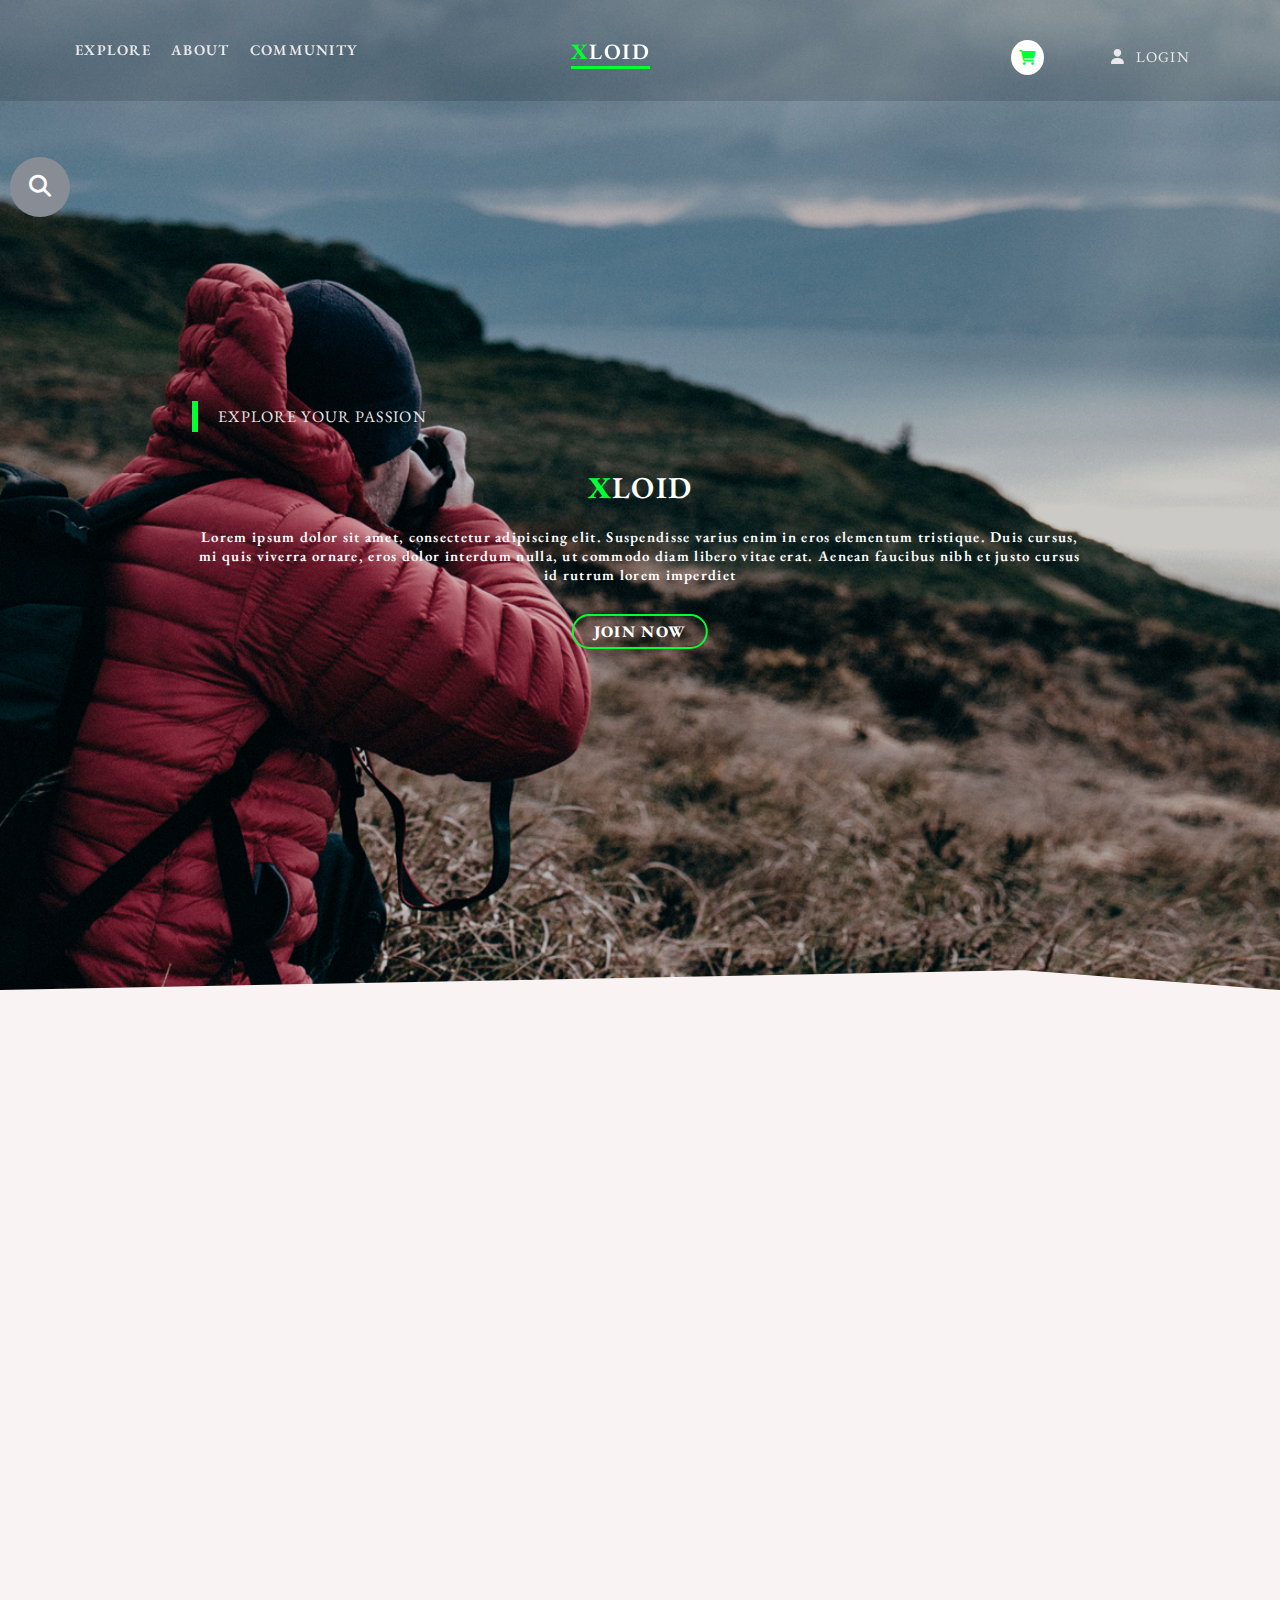
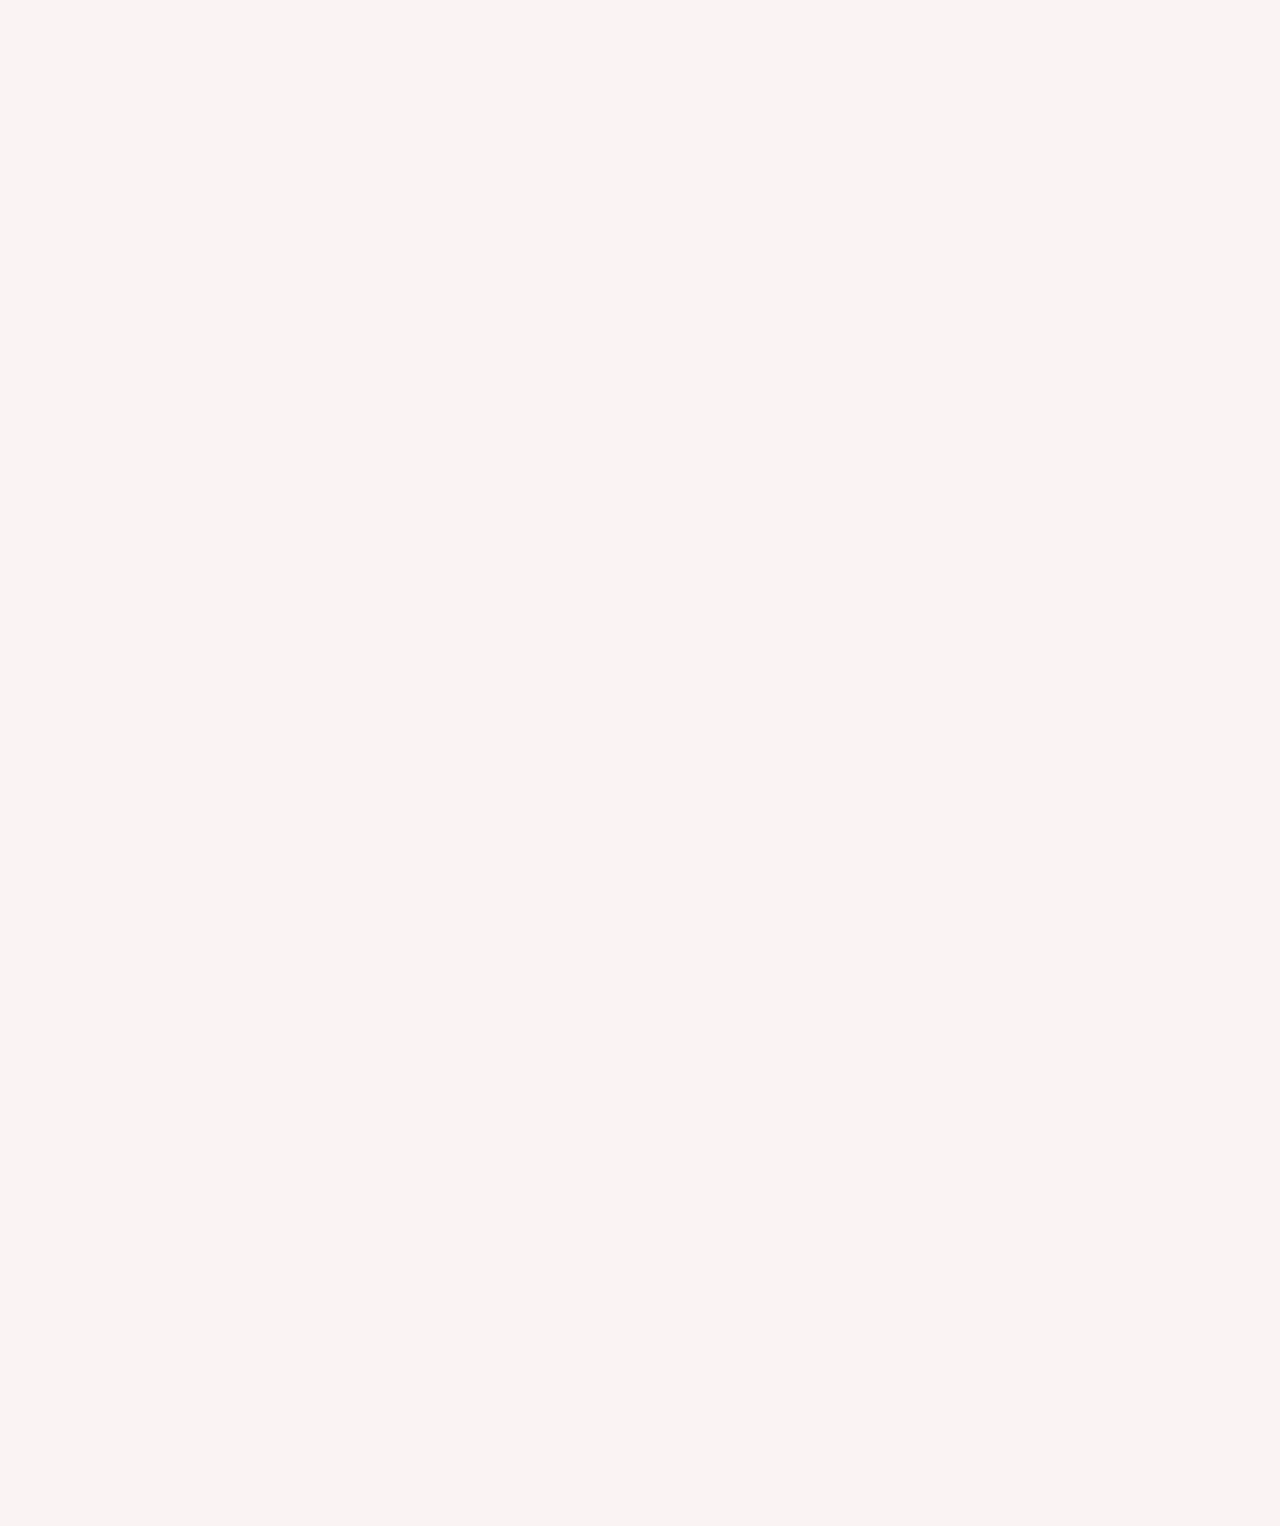
<file: index.html>
<!DOCTYPE html>
<html lang="en">

<head>
    <meta charset="UTF-8">
    <meta http-equiv="X-UA-Compatible" content="IE=edge">
    <meta name="viewport" content="width=device-width, initial-scale=1.0">
    <meta name="author" content="Arun Uday">
    <title>XLOID</title>
    <link rel="stylesheet" href="https://cdnjs.cloudflare.com/ajax/libs/font-awesome/6.1.2/css/all.min.css" />
    <link rel="stylesheet" href="assets/css/style.css">
</head>

<body>
    <header class="main-header">
        <div class="nav-search">
            <div class="search-bar">
                <input type="text" placeholder="Type to search.." id="">
                <div class="search-btn">
                    <i class="fas fa-search"></i>
                </div>
                <div class="cancel-btn">
                    <i class="fas fa-times"></i>
                </div>
            </div>
        </div>
        <nav class="nav-main">
            <div class="nav-item">
                <div class="nav-head">
                    <ul>
                        <li class="nav-items"><a href="explore.html">Explore</a></li>
                        <li class="nav-items"><a href="#about">About</a></li>
                        <li class="nav-items"><a href="community.html">Community</a></li>
                    </ul>
                </div>
                <div class="nav-tail">
                    <ul>
                        <li class="nav-items"><a href="login.html" class="login"><i
                                    class="fa-solid fa-user"></i>Login</a></li>
                    </ul>

                </div>
            </div>
            <li class="nav-items"><a href="#" class="cart"><i class="fa-solid fa-cart-shopping"></i>
                </a></li>
            <i id="bar" class="fa-solid fa-bars"></i>
            <div class="nav-mid">
                <a href="#" class="logo"><b>X</b>LOID</a>
            </div>
        </nav>
    </header>
    <div class="container">
        <section class="home view">
            <div class="highlights">
                <h3>Explore Your Passion</h3>
                <h1><b>X</b>LOID</h1>
                <p class="tagline">Lorem ipsum dolor sit amet, consectetur adipiscing elit. Suspendisse varius enim in
                    eros
                    elementum
                    tristique. Duis cursus, mi quis viverra ornare, eros dolor interdum nulla, ut commodo diam libero
                    vitae
                    erat. Aenean faucibus nibh et justo cursus id rutrum lorem imperdiet
                </p>
                <a href="login.html" class="join">Join Now</a>
            </div>
            <div class="banner"></div>
        </section>
        <section class="trending view reveal" id="explorer">
            <div class="trend-heading">
                <!--?xml version="1.0" standalone="no"?--> <svg id="sw-js-blob-svg1" class="svg1" viewBox="0 0 100 100"
                    xmlns="http://www.w3.org/2000/svg">
                    <defs>
                        <linearGradient id="sw-gradient" x1="0" x2="1" y1="1" y2="0">
                            <stop id="stop1" stop-color="rgba(235, 209, 197, 1)" offset="0%"></stop>
                            <stop id="stop2" stop-color="rgba(244.897, 228.841, 225.606, 1)" offset="100%"></stop>
                        </linearGradient>
                    </defs>
                    <path fill="url(#sw-gradient)"
                        d="M19.2,-22.7C25.4,-17.6,31.5,-12.1,33.7,-5.1C35.9,1.9,34.3,10.4,30.2,17.3C26,24.1,19.3,29.3,11.1,33.6C3,37.9,-6.6,41.2,-14.6,38.9C-22.5,36.5,-28.8,28.4,-33.1,19.7C-37.3,11.1,-39.5,1.9,-38.6,-7.4C-37.7,-16.7,-33.7,-26.1,-26.8,-31.1C-19.8,-36,-9.9,-36.6,-1.7,-34.6C6.5,-32.5,12.9,-27.8,19.2,-22.7Z"
                        width="100%" height="100%" transform="translate(50 50)" stroke-width="0"
                        style="transition: all 0.3s ease 0s;"></path>
                </svg>
                <img src="assets/images/blob.svg" class="svg2" alt="">
                <h2><b>T</b>rending Now</h2>
                <i class="fa-solid fa-camera"></i>
            </div>
            <div class="slide">
                <h1>Top Hottest Pics</h1>
                <p>
                    <span>&#139;</span>
                    <span>&#155;</span>
                </p>
            </div>
            <div class="caurosel">
                <div class="product">
                    <div class="picture">
                        <img src="assets/images/banner2.png" alt="">
                    </div>
                    <div class="content">
                        <div class="detail">
                            <p>
                                <b>Product One</b><br>
                                <small>New arrival</small>
                            </p>
                            <span class="price">$45.00</span>
                        </div>
                        <div class="button">
                            <p class="star">
                                <i class="fa-regular fa-heart"></i>
                                <i class="fa-regular fa-share-from-square"></i>
                            </p>
                            <a href="#"><i class="fa-solid fa-cart-shopping"></i></a>
                        </div>
                    </div>
                </div>
                <div class="product">
                    <div class="picture">
                        <img src="assets/images/banner1.jpg" alt="">
                    </div>
                    <div class="content">
                        <div class="detail">
                            <p>
                                <b>Product One</b><br>
                                <small>New arrival</small>
                            </p>
                            <span class="price">$45.00</span>
                        </div>
                        <div class="button">
                            <p class="star">
                                <i class="fa-regular fa-heart"></i>
                                <i class="fa-regular fa-share-from-square"></i>
                            </p>
                            <a href="#"><i class="fa-solid fa-cart-shopping"></i></a>
                        </div>
                    </div>
                </div>
                <div class="product">
                    <div class="picture">
                        <img src="assets/images/banner3.jpg" alt="">
                    </div>
                    <div class="content">
                        <div class="detail">
                            <p>
                                <b>Product One</b><br>
                                <small>New arrival</small>
                            </p>
                            <span class="price">$45.00</span>
                        </div>
                        <div class="button">
                            <p class="star">
                                <i class="fa-regular fa-heart"></i>
                                <i class="fa-regular fa-share-from-square"></i>
                            </p>
                            <a href="#"><i class="fa-solid fa-cart-shopping"></i></a>
                        </div>
                    </div>
                </div>
                <div class="product">
                    <div class="picture">
                        <img src="assets/images/banner4.jpg" alt="">
                    </div>
                    <div class="content">
                        <div class="detail">
                            <p>
                                <b>Product One</b><br>
                                <small>New arrival</small>
                            </p>
                            <span class="price">$45.00</span>
                        </div>
                        <div class="button">
                            <p class="star">
                                <i class="fa-regular fa-heart"></i>
                                <i class="fa-regular fa-share-from-square"></i>
                            </p>
                            <a href="#"><i class="fa-solid fa-cart-shopping"></i></a>
                        </div>
                    </div>
                </div>
                <div class="product">
                    <div class="picture">
                        <img src="assets/images/banner5.jpg" alt="">
                    </div>
                    <div class="content">
                        <div class="detail">
                            <p>
                                <b>Product One</b><br>
                                <small>New arrival</small>
                            </p>
                            <span class="price">$45.00</span>
                        </div>
                        <div class="button">
                            <p class="star">
                                <i class="fa-regular fa-heart"></i>
                                <i class="fa-regular fa-share-from-square"></i>
                            </p>
                            <a href="#"><i class="fa-solid fa-cart-shopping"></i></a>
                        </div>
                    </div>
                </div>
                <div class="product">
                    <div class="picture">
                        <img src="assets/images/banner6.jpg" alt="">
                    </div>
                    <div class="content">
                        <div class="detail">
                            <p>
                                <b>Product One</b><br>
                                <small>New arrival</small>
                            </p>
                            <span class="price">$45.00</span>
                        </div>
                        <div class="button">
                            <p class="star">
                                <i class="fa-regular fa-heart"></i>
                                <i class="fa-regular fa-share-from-square"></i>
                            </p>
                            <a href="#"><i class="fa-solid fa-cart-shopping"></i></a>
                        </div>
                    </div>
                </div>
                <div class="product">
                    <div class="picture">
                        <img src="assets/images/banner7.jpg" alt="">
                    </div>
                    <div class="content">
                        <div class="detail">
                            <p>
                                <b>Product One</b><br>
                                <small>New arrival</small>
                            </p>
                            <span class="price">$45.00</span>
                        </div>
                        <div class="button">
                            <p class="star">
                                <i class="fa-regular fa-heart"></i>
                                <i class="fa-regular fa-share-from-square"></i>
                            </p>
                            <a href="#"><i class="fa-solid fa-cart-shopping"></i></a>
                        </div>
                    </div>
                </div>
                <div class="product">
                    <div class="picture">
                        <img src="assets/images/banner8.jpg" alt="">
                    </div>
                    <div class="content">
                        <div class="detail">
                            <p>
                                <b>Product One</b><br>
                                <small>New arrival</small>
                            </p>
                            <span class="price">$45.00</span>
                        </div>
                        <div class="button">
                            <p class="star">
                                <i class="fa-regular fa-heart"></i>
                                <i class="fa-regular fa-share-from-square"></i>
                            </p>
                            <a href="#"><i class="fa-solid fa-cart-shopping"></i></a>
                        </div>
                    </div>
                </div>
            </div>
        </section>
        <section class="recommended view reveal">
            <div class="rec-heading">
                <h3><b>R</b>ecommended for you</h3>
            </div>
            <i class="fa-solid fa-camera"></i>
            <div class="grid">
                <div class="column">
                    <div class="col-img">
                        <img src="assets/images/banner1.jpg" alt="">
                    </div>
                </div>
                <div class="column">
                    <div class="col-img">
                        <img src="assets/images/banner6.jpg" alt="">
                    </div>
                </div>
                <div class="column">
                    <div class="col-img">
                        <img src="assets/images/banner15.jpg" alt="">
                    </div>
                </div>
                <div class="column">
                    <div class="col-img">
                        <img src="assets/images/banner2.png" alt="">
                    </div>
                </div>
                <div class="column">
                    <div class="col-img">
                        <img src="assets/images/banner7.jpg" alt="">
                    </div>
                </div>
                <div class="column">
                    <div class="col-img">
                        <img src="assets/images/banner8.jpg" alt="">
                    </div>
                </div>
                <div class="column">
                    <div class="col-img">
                        <img src="assets/images/banner16.jpg" alt="">
                    </div>
                </div>
                <div class="column">
                    <div class="col-img">
                        <img src="assets/images/banner12.jpg" alt="">
                    </div>
                </div>
                <div class="column">
                    <div class="col-img">
                        <img src="assets/images/banner9.jpg" alt="">
                    </div>
                </div>
                <div class="column">
                    <div class="col-img">
                        <img src="assets/images/banner10.jpg" alt="">
                    </div>
                </div>
                <div class="column">
                    <div class="col-img">
                        <img src="assets/images/banner11.jpg" alt="">
                    </div>
                </div>
                <div class="column">
                    <div class="col-img">
                        <img src="assets/images/banner12.jpg" alt="">
                    </div>
                </div>
                <div class="column">
                    <div class="col-img">
                        <img src="assets/images/banner13.jpg" alt="">
                    </div>
                </div>
                <div class="column">
                    <div class="col-img">
                        <img src="assets/images/banner14.jpg" alt="">
                    </div>
                </div>
            </div>
        </section>
        <footer class="main-footer reveal" id="about">
            <div class="columns">
                <div class="footer-col">
                    <div class="footer-logo">
                        <a href="#" class="logo"><b>X</b>LOID</a>
                    </div>
                    <div class="footer-copyright">
                        <p class="footer-text">Copyright © 2022 <a href="#">XLOID</a> All rights reserved</p>
                    </div>
                </div>
                <div class="footer-col">
                    <div class="contact">
                        <div class="contact-heading">
                            <h3>Contact Us</h3>
                        </div>
                        <div class="phone">
                            <p><i class="fas fa-phone"></i>
                                <a href="">+91-00-88-888-22</a>
                            </p>
                        </div>
                        <div class="chat">
                            <p><i class="fas fa-message"></i><a href="">
                                    Live Chat</a>
                            </p>
                        </div>
                        <div class="contact-us">
                            <p><i class="fas fa-envelope"></i><a href="">
                                    Email Us</a>
                            </p>
                        </div>
                    </div>
                </div>
            </div>
            <div class="footer-row">
                <div class="media-icons">
                    <i class="fab fa-instagram"></i>
                    <i class="fab fa-facebook"></i>
                    <i class="fab fa-twitter"></i>
                    <i class="fab fa-whatsapp"></i>
                    <i class="fab fa-linkedin"></i>
                </div>
            </div>
        </footer>
    </div>
    <script src="./assets/js/index.js"></script>
    <script src="./assets/js/sticky.js"></script>
    <script src="./assets/js/main.js"></script>
</body>

</html>
</file>
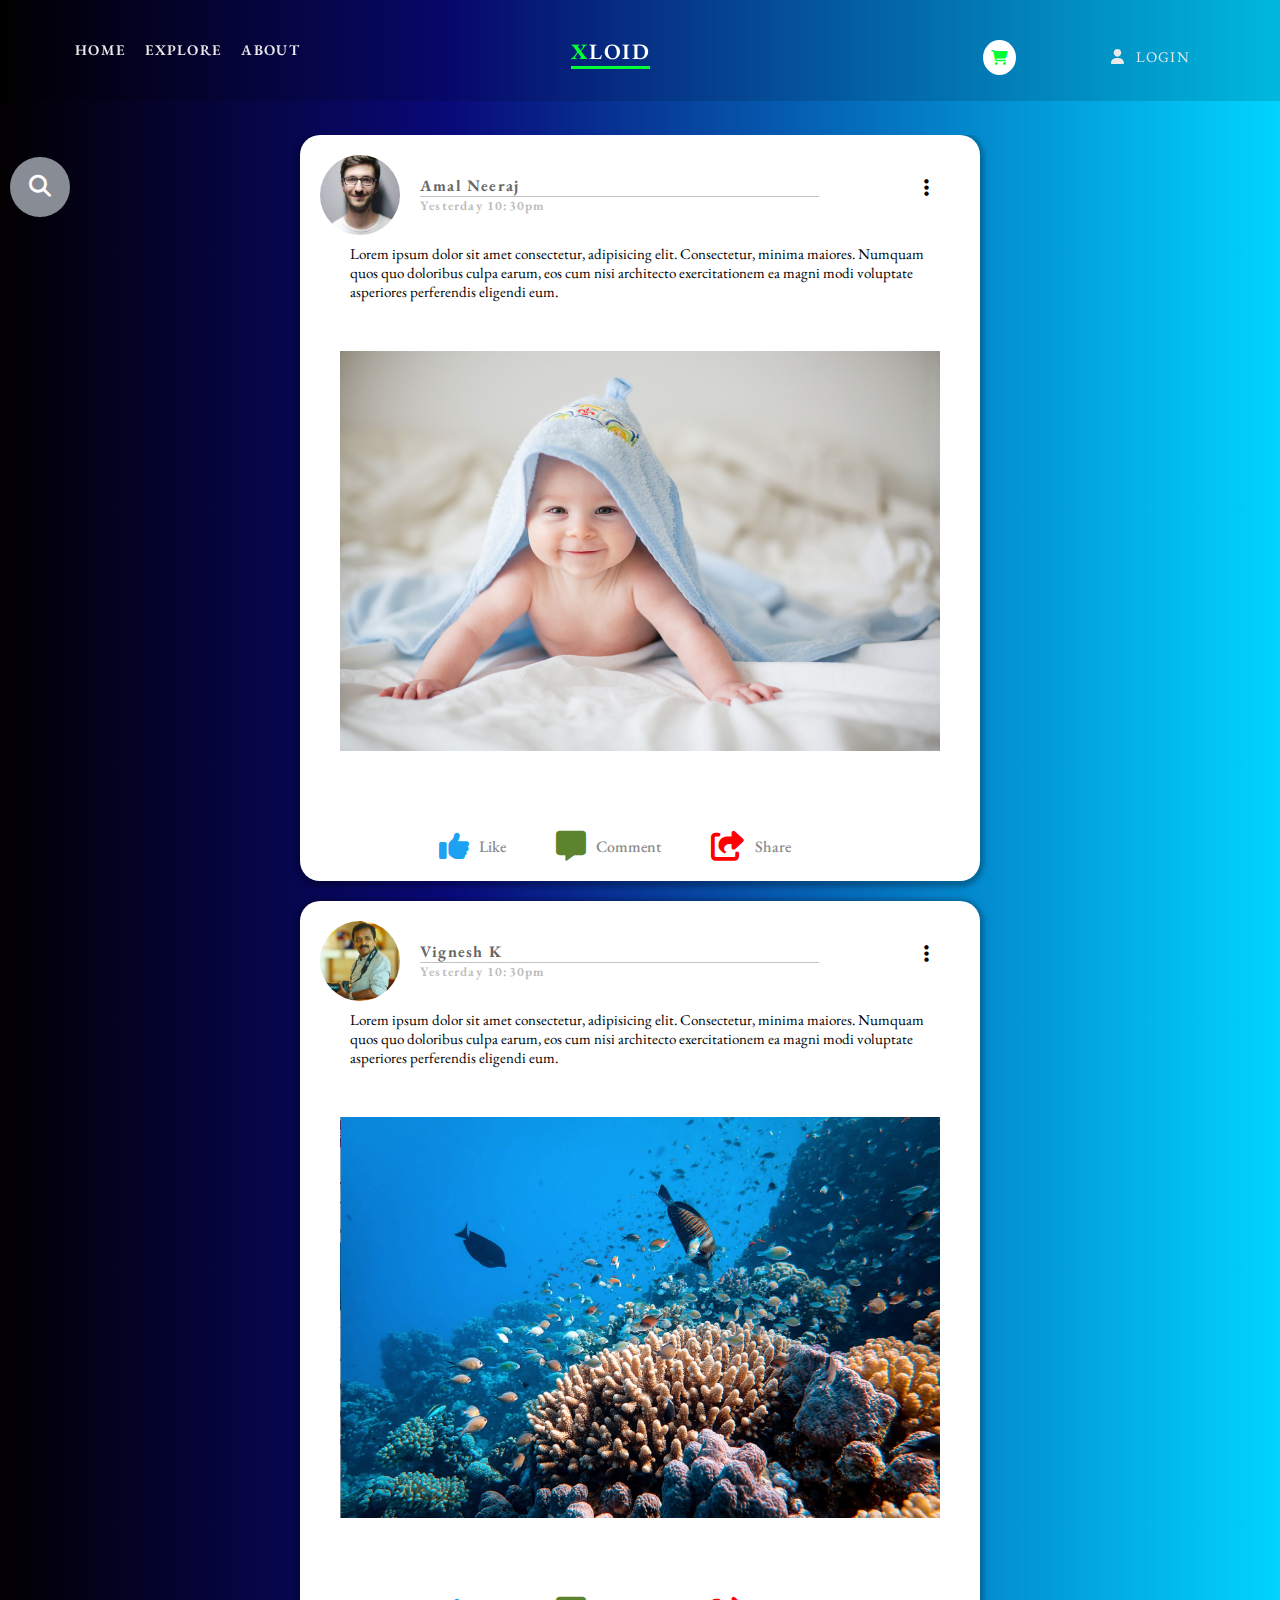
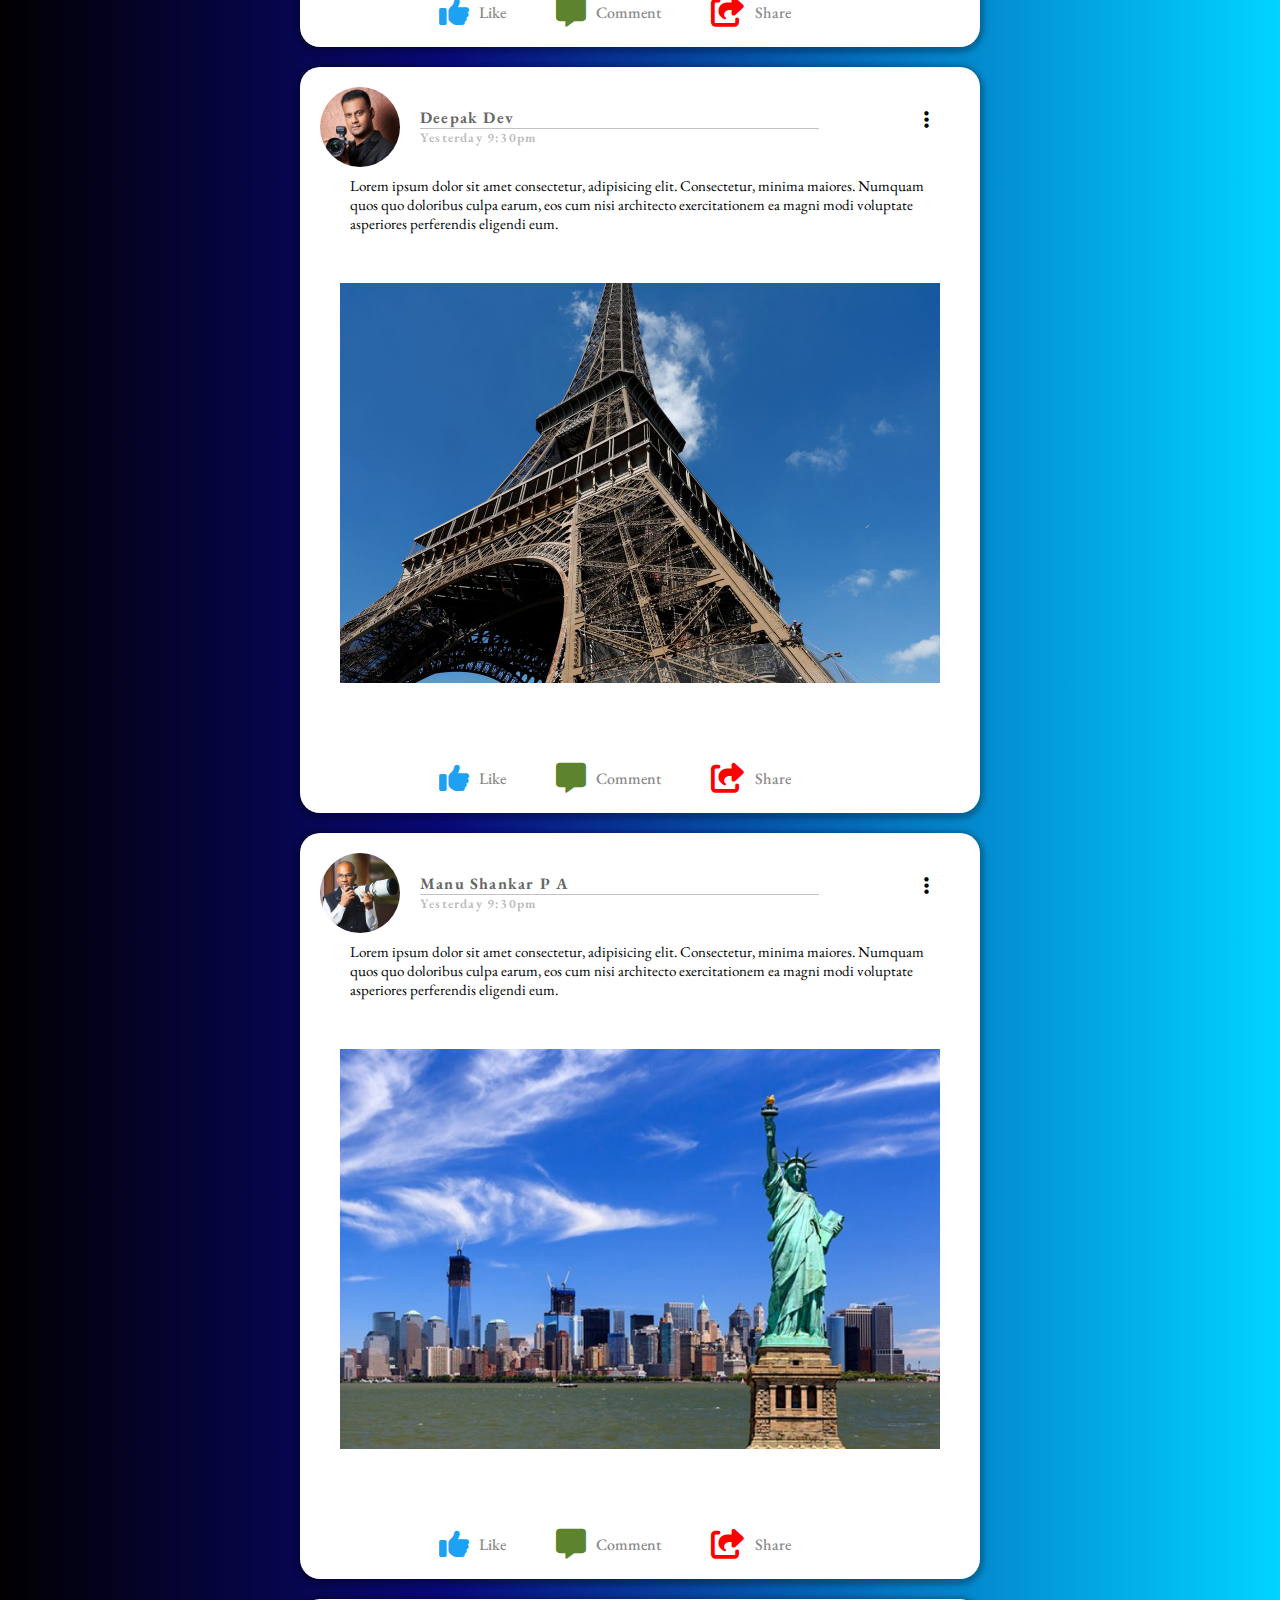
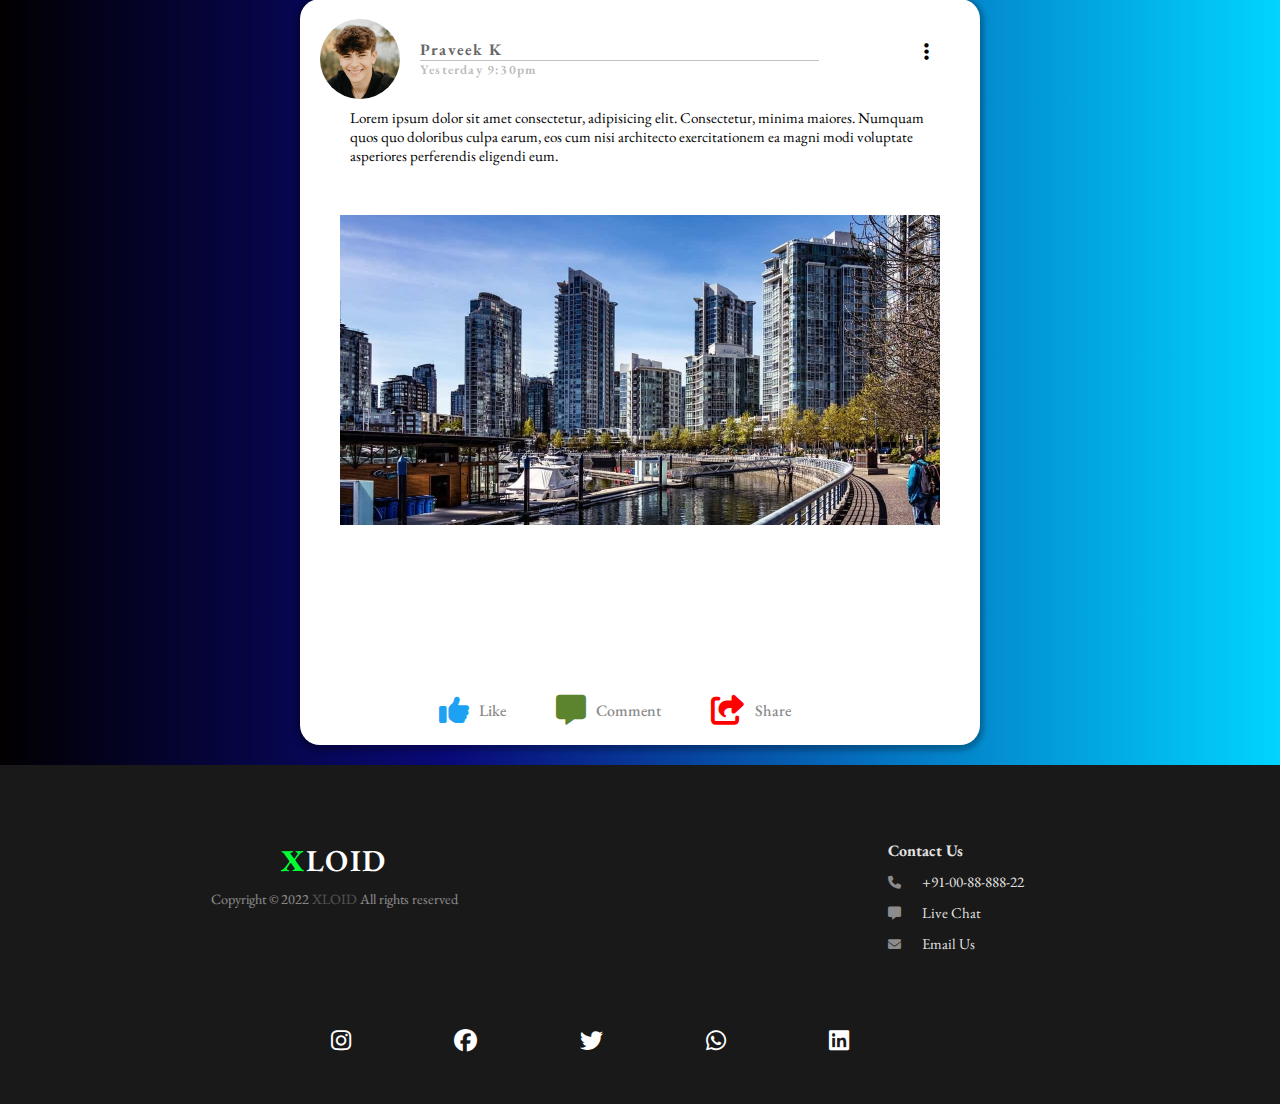
<file: community.html>
<!DOCTYPE html>
<html lang="en">

<head>
    <meta charset="UTF-8">
    <meta http-equiv="X-UA-Compatible" content="IE=edge">
    <meta name="viewport" content="width=device-width, initial-scale=1.0">
    <title>XLOID</title>
    <link rel="stylesheet" href="https://cdnjs.cloudflare.com/ajax/libs/font-awesome/6.1.2/css/all.min.css" />
    <link rel="stylesheet" href="assets/css/style.css">
</head>

<body>
    <header class="main-header">
        <div class="nav-search">
            <div class="search-bar">
                <input type="text" placeholder="Type to search.." id="">
                <div class="search-btn">
                    <i class="fas fa-search"></i>
                </div>
                <div class="cancel-btn comm-cancel">
                    <i class="fas fa-times"></i>
                </div>
            </div>
        </div>
        <nav class="nav-main">
            <div class="nav-item">
                <div class="nav-head">
                    <ul>
                        <li class="nav-items"><a href="index.html">Home</a></li>
                        <li class="nav-items"><a href="explore.html">Explore</a></li>
                        <li class="nav-items"><a href="#about">About</a></li>
                    </ul>
                </div>
                <div class="nav-tail">
                    <ul>
                        <li class="nav-items"><a href="login.html" class="login"><i
                                    class="fa-solid fa-user"></i>Login</a></li>
                    </ul>

                </div>
            </div>
            <ul>
                <!-- <li class="nav-items">
                    <div class="comm-nav-search">
                        <div class="comm-search-bar">
                            <input type="text" placeholder="Type to search.." id="">
                            <div class="comm-search-btn">
                                <i class="fas fa-search"></i>
                            </div>
                        </div>
                    </div>
                </li> -->
                <li class="nav-items">
                    <a href="#" class="cart"><i class="fa-solid fa-cart-shopping"></i></a>
                </li>
            </ul>
            <i id="bar" class="fa-solid fa-bars"></i>
            <div class="nav-mid">
                <a href="#" class="logo"><b>X</b>LOID</a>
            </div>
        </nav>
    </header>
    <section class="community wrapper">
        <div class="container">
            <div class="feed-section">
                <div class="feeds">
                    <div class="profile-img">
                        <img src="assets/images/profile/p1.jpg" alt="">
                    </div>
                    <div class="profile-name">
                        <p>Amal Neeraj</p>
                    </div>
                    <div class="time">
                        <p>Yesterday 10:30pm</p>
                    </div>
                    <div class="more">
                        <i class="fa-solid fa-ellipsis-vertical"></i>
                    </div>
                    <div class="description">
                        <p>Lorem ipsum dolor sit amet consectetur, adipisicing elit. Consectetur, minima maiores.
                            Numquam quos quo doloribus culpa earum, eos cum nisi architecto exercitationem ea magni modi
                            voluptate asperiores perferendis eligendi eum.</p>
                    </div>
                    <div class="feed-img">
                        <img src="assets/images/banner11.jpg" alt="">
                    </div>
                    <div class="actions">
                        <div class="like">
                            <i class="fa-solid fa-thumbs-up"></i>
                            <p>Like</p>
                        </div>
                        <div class="comment">
                            <i class="fa fa-message"></i>
                            <p>Comment</p>
                        </div>
                        <div class="share">
                            <i class="fa-solid fa-share-from-square"></i>
                            <p>Share</p>
                        </div>
                    </div>
                </div>
                <div class="feeds">
                    <div class="profile-img">
                        <img src="assets/images/profile/p2.jpg" alt="">
                    </div>
                    <div class="profile-name">
                        <p>Vignesh K</p>
                    </div>
                    <div class="time">
                        <p>Yesterday 10:30pm</p>
                    </div>
                    <div class="more">
                        <i class="fa-solid fa-ellipsis-vertical"></i>
                    </div>
                    <div class="description">
                        <p>Lorem ipsum dolor sit amet consectetur, adipisicing elit. Consectetur, minima maiores.
                            Numquam quos quo doloribus culpa earum, eos cum nisi architecto exercitationem ea magni modi
                            voluptate asperiores perferendis eligendi eum.</p>
                    </div>
                    <div class="feed-img">
                        <img src="assets/images/banner13.jpg" alt="">
                    </div>
                    <div class="actions">
                        <div class="like">
                            <i class="fa-solid fa-thumbs-up"></i>
                            <p>Like</p>
                        </div>
                        <div class="comment">
                            <i class="fa fa-message"></i>
                            <p>Comment</p>
                        </div>
                        <div class="share">
                            <i class="fa-solid fa-share-from-square"></i>
                            <p>Share</p>
                        </div>
                    </div>
                </div>
                <div class="feeds">
                    <div class="profile-img">
                        <img src="assets/images/profile/p3.jpg" alt="">
                    </div>
                    <div class="profile-name">
                        <p>Deepak Dev</p>
                    </div>
                    <div class="time">
                        <p>Yesterday 9:30pm</p>
                    </div>
                    <div class="more">
                        <i class="fa-solid fa-ellipsis-vertical"></i>
                    </div>
                    <div class="description">
                        <p>Lorem ipsum dolor sit amet consectetur, adipisicing elit. Consectetur, minima maiores.
                            Numquam quos quo doloribus culpa earum, eos cum nisi architecto exercitationem ea magni modi
                            voluptate asperiores perferendis eligendi eum.</p>
                    </div>
                    <div class="feed-img">
                        <img src="assets/images/banner14.jpg" alt="">
                    </div>
                    <div class="actions">
                        <div class="like">
                            <i class="fa-solid fa-thumbs-up"></i>
                            <p>Like</p>
                        </div>
                        <div class="comment">
                            <i class="fa fa-message"></i>
                            <p>Comment</p>
                        </div>
                        <div class="share">
                            <i class="fa-solid fa-share-from-square"></i>
                            <p>Share</p>
                        </div>
                    </div>
                </div>
                <div class="feeds">
                    <div class="profile-img">
                        <img src="assets/images/profile/p4.jpg" alt="">
                    </div>
                    <div class="profile-name">
                        <p>Manu Shankar P A</p>
                    </div>
                    <div class="time">
                        <p>Yesterday 9:30pm</p>
                    </div>
                    <div class="more">
                        <i class="fa-solid fa-ellipsis-vertical"></i>
                    </div>
                    <div class="description">
                        <p>Lorem ipsum dolor sit amet consectetur, adipisicing elit. Consectetur, minima maiores.
                            Numquam quos quo doloribus culpa earum, eos cum nisi architecto exercitationem ea magni modi
                            voluptate asperiores perferendis eligendi eum.</p>
                    </div>
                    <div class="feed-img">
                        <img src="assets/images/banner15.jpg" alt="">
                    </div>
                    <div class="actions">
                        <div class="like">
                            <i class="fa-solid fa-thumbs-up"></i>
                            <p>Like</p>
                        </div>
                        <div class="comment">
                            <i class="fa fa-message"></i>
                            <p>Comment</p>
                        </div>
                        <div class="share">
                            <i class="fa-solid fa-share-from-square"></i>
                            <p>Share</p>
                        </div>
                    </div>
                </div>
                <div class="feeds">
                    <div class="profile-img">
                        <img src="assets/images/profile/p5.jpg" alt="">
                    </div>
                    <div class="profile-name">
                        <p>Praveek K</p>
                    </div>
                    <div class="time">
                        <p>Yesterday 9:30pm</p>
                    </div>
                    <div class="more">
                        <i class="fa-solid fa-ellipsis-vertical"></i>
                    </div>
                    <div class="description">
                        <p>Lorem ipsum dolor sit amet consectetur, adipisicing elit. Consectetur, minima maiores.
                            Numquam quos quo doloribus culpa earum, eos cum nisi architecto exercitationem ea magni modi
                            voluptate asperiores perferendis eligendi eum.</p>
                    </div>
                    <div class="feed-img">
                        <img src="assets/images/banner16.jpg" alt="">
                    </div>
                    <div class="actions">
                        <div class="like">
                            <i class="fa-solid fa-thumbs-up"></i>
                            <p>Like</p>
                        </div>
                        <div class="comment">
                            <i class="fa fa-message"></i>
                            <p>Comment</p>
                        </div>
                        <div class="share">
                            <i class="fa-solid fa-share-from-square"></i>
                            <p>Share</p>
                        </div>
                    </div>
                </div>
            </div>
        </div>
    </section>
    <footer class="main-footer" id="about">
        <div class="columns">
            <div class="footer-col">
                <div class="footer-logo">
                    <a href="#" class="logo"><b>X</b>LOID</a>
                </div>
                <div class="footer-copyright">
                    <p class="footer-text">Copyright © 2022 <a href="#">XLOID</a> All rights reserved</p>
                </div>
            </div>
            <div class="footer-col">
                <div class="contact">
                    <div class="contact-heading">
                        <h3>Contact Us</h3>
                    </div>
                    <div class="phone">
                        <p><i class="fas fa-phone"></i>
                            <a href="">+91-00-88-888-22</a>
                        </p>
                    </div>
                    <div class="chat">
                        <p><i class="fas fa-message"></i><a href="">
                                Live Chat</a>
                        </p>
                    </div>
                    <div class="contact-us">
                        <p><i class="fas fa-envelope"></i><a href="">
                                Email Us</a>
                        </p>
                    </div>
                </div>
            </div>
        </div>
        <div class="footer-row">
            <div class="media-icons">
                <i class="fab fa-instagram"></i>
                <i class="fab fa-facebook"></i>
                <i class="fab fa-twitter"></i>
                <i class="fab fa-whatsapp"></i>
                <i class="fab fa-linkedin"></i>
            </div>
        </div>
    </footer>
    <script src="./assets/js/index.js"></script>
    <script src="./assets/js/sticky.js"></script>
</body>

</html>
</file>
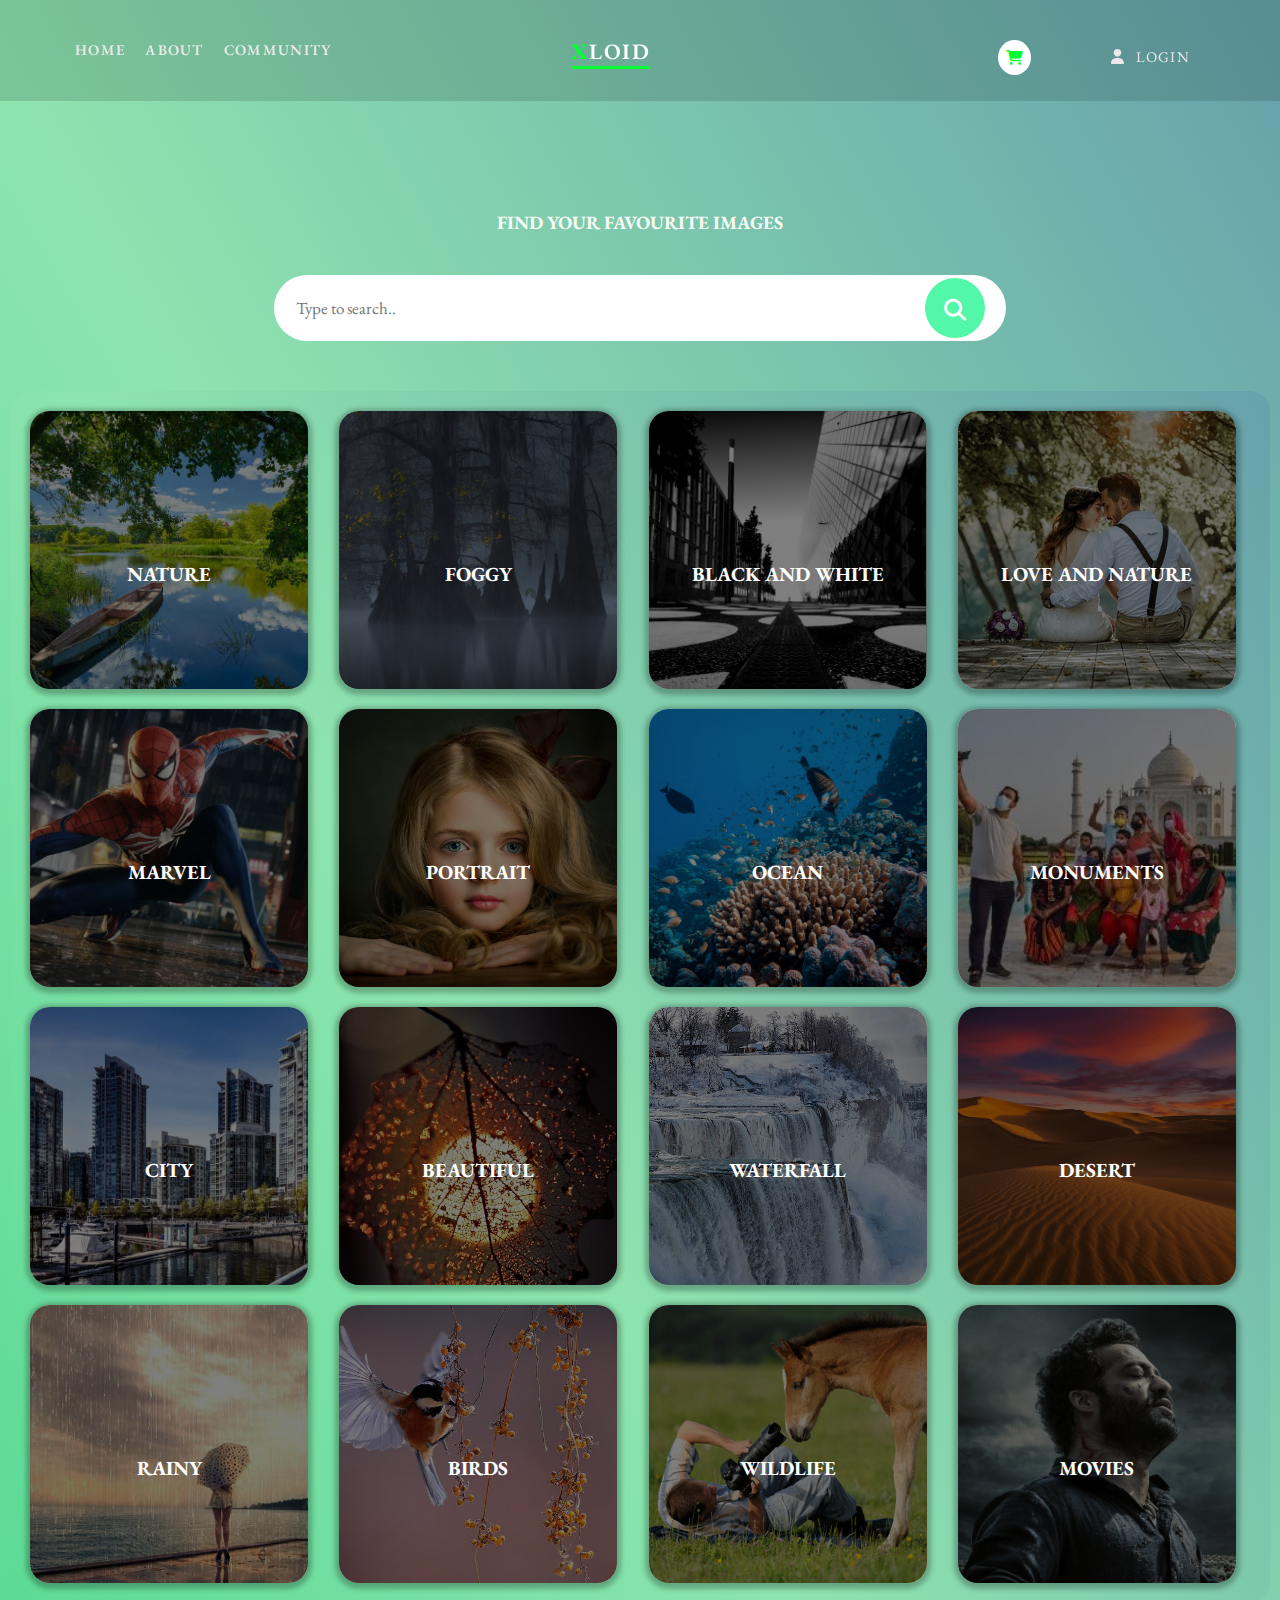
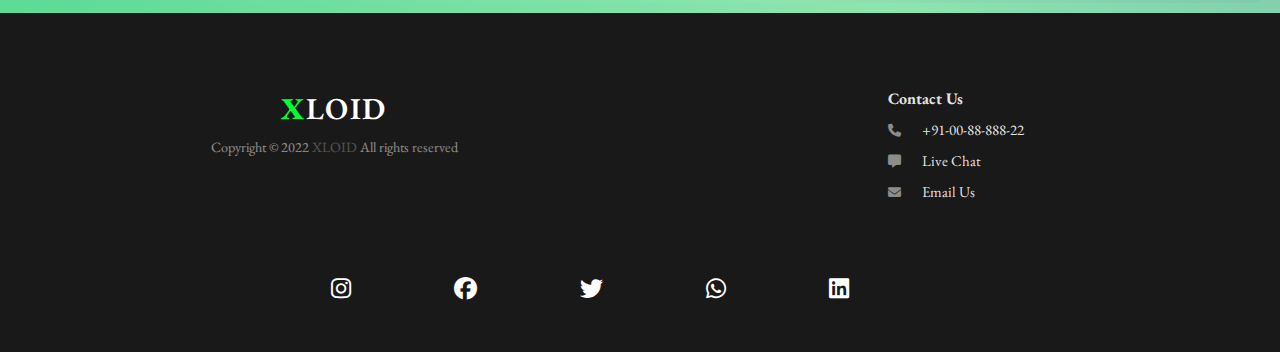
<file: explore.html>
<!DOCTYPE html>
<html lang="en">

<head>
    <meta charset="UTF-8">
    <meta http-equiv="X-UA-Compatible" content="IE=edge">
    <meta name="viewport" content="width=device-width, initial-scale=1.0">
    <title>XLOID</title>
    <link rel="stylesheet" href="https://cdnjs.cloudflare.com/ajax/libs/font-awesome/6.1.2/css/all.min.css" />
    <link rel="stylesheet" href="assets/css/style.css">
</head>

<body>
    <header class="main-header">
        <nav class="nav-main">
            <div class="nav-item">
                <div class="nav-head">
                    <ul>
                        <li class="nav-items"><a href="index.html">Home</a></li>
                        <li class="nav-items"><a href="#about">About</a></li>
                        <li class="nav-items"><a href="community.html">Community</a></li>
                    </ul>
                </div>
                <div class="nav-tail">
                    <ul>
                        <li class="nav-items"><a href="login.html" class="login"><i
                                    class="fa-solid fa-user"></i>Login</a></li>
                    </ul>

                </div>
            </div>
            <li class="nav-items"><a href="#" class="cart"><i class="fa-solid fa-cart-shopping"></i>
                </a></li>
            <i id="bar" class="fa-solid fa-bars"></i>
            <div class="nav-mid">
                <a href="index.html" class="logo"><b>X</b>LOID</a>
            </div>
        </nav>
    </header>
    <section class="explore">
        <div class="container">
            <div class="categories-point">
                <div class="explore-header">
                    <h3>Find your favourite images</h3>
                </div>
                <div class="explore-searchbar">
                    <input type="text" placeholder="Type to search.." id="">
                    <div class="search-btn">
                        <i class="fas fa-search"></i>
                    </div>
                </div>
                <div class="explore-categories">
                    <div class="category">
                        <div class="category-img">
                            <img src="assets/images/category/cat1.jpg" alt="">
                        </div>
                        <div class="category-name">
                            <h4>Nature</h4>
                        </div>
                    </div>
                    <div class="category">
                        <div class="category-img">
                            <img src="assets/images/category/cat2.jpg" alt="">
                        </div>
                        <div class="category-name">
                            <h4>Foggy</h4>
                        </div>
                    </div>
                    <div class="category">
                        <div class="category-img">
                            <img src="assets/images/category/cat3.jpg" alt="">
                        </div>
                        <div class="category-name">
                            <h4>Black and White</h4>
                        </div>
                    </div>
                    <div class="category">
                        <div class="category-img">
                            <img src="assets/images/category/cat4.jpg" alt="">
                        </div>
                        <div class="category-name">
                            <h4>Love and Nature</h4>
                        </div>
                    </div>
                    <div class="category">
                        <div class="category-img">
                            <img src="assets/images/category/cat5.jpg" alt="">
                        </div>
                        <div class="category-name">
                            <h4>Marvel</h4>
                        </div>
                    </div>
                    <div class="category">
                        <div class="category-img">
                            <img src="assets/images/category/cat6.jpg" alt="">
                        </div>
                        <div class="category-name">
                            <h4>Portrait</h4>
                        </div>
                    </div>
                    <div class="category">
                        <div class="category-img">
                            <img src="assets/images/category/cat7.jpg" alt="">
                        </div>
                        <div class="category-name">
                            <h4>Ocean</h4>
                        </div>
                    </div>
                    <div class="category">
                        <div class="category-img">
                            <img src="assets/images/category/cat8.jpg" alt="">
                        </div>
                        <div class="category-name">
                            <h4>Monuments</h4>
                        </div>
                    </div>
                    <div class="category">
                        <div class="category-img">
                            <img src="assets/images/category/cat9.jpg" alt="">
                        </div>
                        <div class="category-name">
                            <h4>City</h4>
                        </div>
                    </div>
                    <div class="category">
                        <div class="category-img">
                            <img src="assets/images/category/cat10.jpg" alt="">
                        </div>
                        <div class="category-name">
                            <h4>Beautiful</h4>
                        </div>
                    </div>
                    <div class="category">
                        <div class="category-img">
                            <img src="assets/images/category/cat11.jpg" alt="">
                        </div>
                        <div class="category-name">
                            <h4>Waterfall</h4>
                        </div>
                    </div>
                    <div class="category">
                        <div class="category-img">
                            <img src="assets/images/category/cat12.jpg" alt="">
                        </div>
                        <div class="category-name">
                            <h4>Desert</h4>
                        </div>
                    </div>
                    <div class="category">
                        <div class="category-img">
                            <img src="assets/images/category/cat13.jpg" alt="">
                        </div>
                        <div class="category-name">
                            <h4>Rainy</h4>
                        </div>
                    </div>
                    <div class="category">
                        <div class="category-img">
                            <img src="assets/images/category/cat14.jpg" alt="">
                        </div>
                        <div class="category-name">
                            <h4>Birds</h4>
                        </div>
                    </div>
                    <div class="category">
                        <div class="category-img">
                            <img src="assets/images/category/cat15.jpg" alt="">
                        </div>
                        <div class="category-name">
                            <h4>Wildlife</h4>
                        </div>
                    </div>
                    <div class="category">
                        <div class="category-img">
                            <img src="assets/images/category/cat16.jpg" alt="">
                        </div>
                        <div class="category-name">
                            <h4>Movies</h4>
                        </div>
                    </div>
                </div>
            </div>
        </div>
    </section>
    <footer class="main-footer" id="about">
        <div class="columns">
            <div class="footer-col">
                <div class="footer-logo">
                    <a href="#" class="logo"><b>X</b>LOID</a>
                </div>
                <div class="footer-copyright">
                    <p class="footer-text">Copyright © 2022 <a href="#">XLOID</a> All rights reserved</p>
                </div>
            </div>
            <div class="footer-col">
                <div class="contact">
                    <div class="contact-heading">
                        <h3>Contact Us</h3>
                    </div>
                    <div class="phone">
                        <p><i class="fas fa-phone"></i>
                            <a href="">+91-00-88-888-22</a>
                        </p>
                    </div>
                    <div class="chat">
                        <p><i class="fas fa-message"></i><a href="">
                                Live Chat</a>
                        </p>
                    </div>
                    <div class="contact-us">
                        <p><i class="fas fa-envelope"></i><a href="">
                                Email Us</a>
                        </p>
                    </div>
                </div>
            </div>
        </div>
        <div class="footer-row">
            <div class="media-icons">
                <i class="fab fa-instagram"></i>
                <i class="fab fa-facebook"></i>
                <i class="fab fa-twitter"></i>
                <i class="fab fa-whatsapp"></i>
                <i class="fab fa-linkedin"></i>
            </div>
        </div>
    </footer>
    <script src="./assets/js/sticky.js"></script>
</body>

</html>
</file>
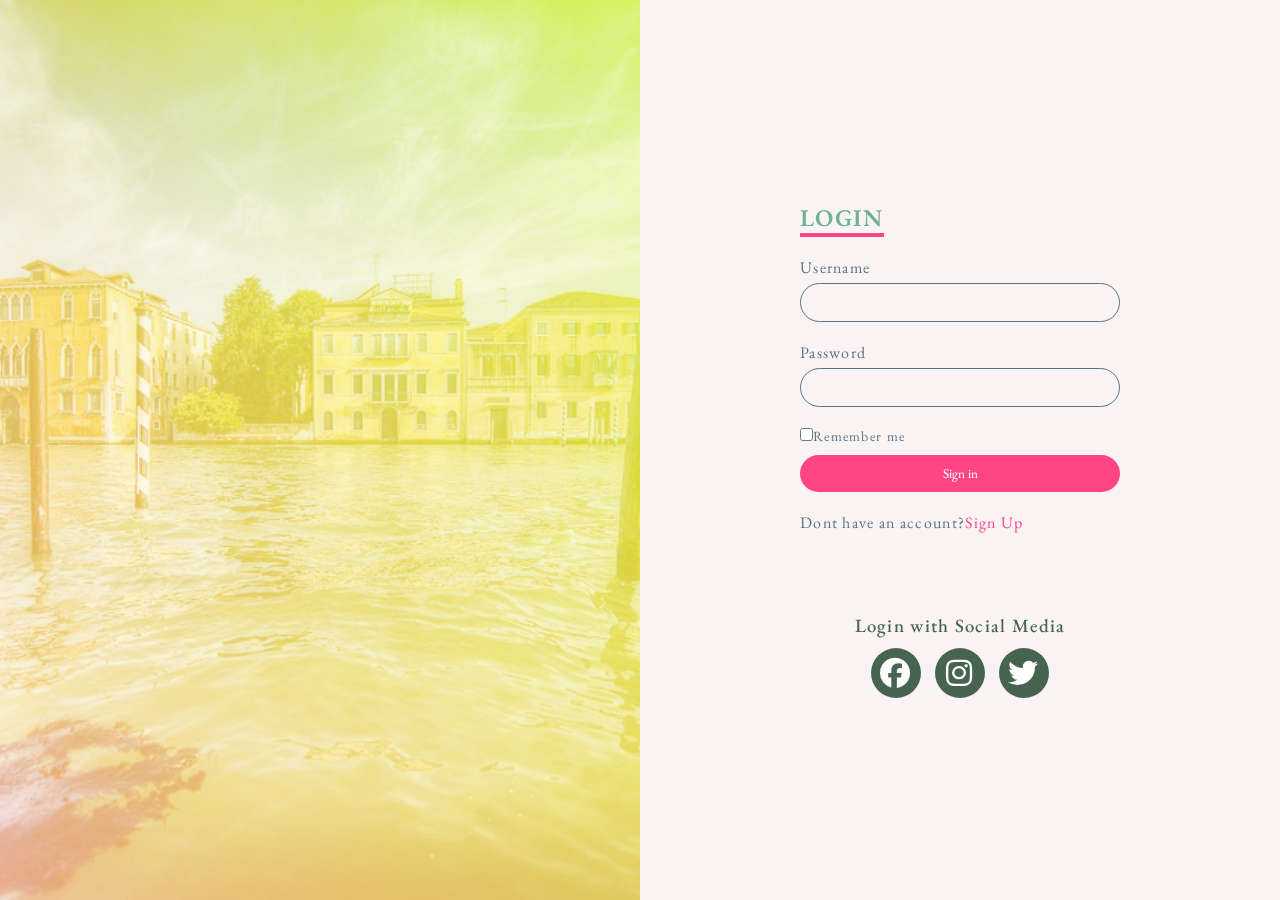
<file: login.html>
<!DOCTYPE html>
<html lang="en">

<head>
    <meta charset="UTF-8">
    <meta http-equiv="X-UA-Compatible" content="IE=edge">
    <meta name="viewport" content="width=device-width, initial-scale=1.0">
    <title>XLOID</title>
    <link rel="stylesheet" href="https://cdnjs.cloudflare.com/ajax/libs/font-awesome/6.1.2/css/all.min.css" />
    <link rel="stylesheet" href="assets/css/style.css">
</head>

<body>
    <section class="login-form">
        <div class="imgbg">
            <img src="assets/images/login/bg.jpg" alt="">
        </div>
        <div class="login-section">
            <div class="form">
                <h2>Login</h2>
                <form action="">
                    <div class="input-box">
                        <span>Username</span>
                        <input type="text">
                    </div>
                    <div class="input-box">
                        <span>Password</span>
                        <input type="password">
                    </div>
                    <div class="remember">
                        <input type="checkbox"><span>Remember me</span>
                    </div>
                    <div class="input-box">
                        <input type="submit" value="Sign in">
                    </div>
                    <div class="input-box">
                        <p>Dont have an account?<a href="">Sign Up</a></p>
                    </div>
                </form>
                <h3>Login with Social Media</h3>
                <ul class="social-media">
                    <li><i class="fab fa-facebook"></i></li>
                    <li><i class="fab fa-instagram"></i></li>
                    <li><i class="fab fa-twitter"></i></li>
                </ul>
            </div>
        </div>
    </section>
</body>

</html>
</file>
<file: assets/css/style.css>
@import url('https://fonts.googleapis.com/css2?family=EB+Garamond&display=swap');

*{
    margin: 0;
    padding: 0;
    font-family: 'EB Garamond';
    box-sizing: border-box;
    outline: none;
}

:root{
    --prime-color: #00ff33;
    --prime-color-dark: #26e94d;
    --pure-white: #ffffff;
    --gray-white: #eae8e8;
    --gray-black: #8c8b8b;

    --small-font: 0.925rem;
    --small-medium-font: 1rem;
    --large-font: 1.9rem;

    --font-weight-small: 400;
    --font-weight-medium: 600;
    --font-weight-large: 800;

    --letter-space: 1.3px;
}

body{
    background-color: rgb(250, 243, 243);
    scroll-behavior: smooth;
}
ul,li{
    list-style: none;
}
a{
    text-decoration: none;
}

::-webkit-scrollbar {
    width: 10px;
  }
  
  /* Track */
  ::-webkit-scrollbar-track {
    background: #f1f1f1;
  }
  
  /* Handle */
  ::-webkit-scrollbar-thumb {
    background: var(--prime-color);
  }
  
  /* Handle on hover */
  ::-webkit-scrollbar-thumb:hover {
    background: #555;
  }

.nav-search{
    float: right;
    position: fixed;
    z-index: 1200;
    margin-top: 157px;
    margin-left: 10px;
}

.search-bar{
    height: 60px;
    width: 60px;
    position: relative;
    transition: all 0.5s cubic-bezier(0.68, -0.55, 0.265, 1.55);
}

.bar-active{
    width: 350px;
}

.btn-active{
    background: var(--gray-white)!important;
    color: var(--gray-black) !important;
}

.search-bar input{
    height: 100%;
    width: 100%;
    border: none;
    outline: none;
    background: var(--gray-white);
    font-size: var(--small-font);
    color: var(--gray-black);
    border-radius: 50px;
    padding: 0 60px 0 20px;
    opacity: 0;
    transition: all 0.5s cubic-bezier(0.68, -0.55, 0.265, 1.55);
}

.search-bar .search-btn{
    height: 60px;
    width: 60px;
    color: var(--pure-white);
    background: #888d95;
    position: absolute;
    top: 50%;
    right: 0px;
    z-index: 1;
    line-height: 60px;
    font-size: 22px;
    text-align: center;
    border-radius: 50px;
    transform: translateY(-50%);
    cursor: pointer;
}

.in-active{
    right: 5px;
    height: 50px;
    width: 50px;
    color: var(--pure-white);
    background: var(--gray-white);
    line-height: 50px;
    opacity: 1 !important;
}

.search-bar .cancel-btn{
    position: absolute;
    top: 50%;
    right: 20px;
    transform: translateY(-50%);
    color: var(--pure-white);
    font-size: var(--small-font);
    cursor: pointer;
    transition: all 0.5s 0.2s cubic-bezier(0.68, -0.55, 0.265, 1.55);
}

.cancel-active{
    right: -40px !important;
}


.nav-main{
    display: flex;
    justify-content: space-between;
    width: 100%;
    position: fixed;
    padding: 30px 80px;
    background-color: #00000021;
    z-index: 1000;
    transition: 0.1s ease-in;
}

.sticky{
    padding: 20px 140px;
    background-color: #383938f7;
    outline: none;
}

.sticky .nav-items a{
    font-size: 14px;
}

.sticky .nav-mid a{
    font-size: 23px;
}

.sticky .nav-mid{
    transform: translateX(0%);
}

.nav-head ul{
    display: flex;   
}

.nav-head .nav-items{
    padding-top: 20px;
    margin-right: 15px;
    text-transform: uppercase;
    font-size: var(--small-font);
    font-weight: 600;
}

.nav-head .nav-items a{
    color: var(--gray-white);
    padding: 5px 5px;
    cursor: pointer;
    letter-spacing: var(--letter-space);
}

.nav-head .nav-items a:after{
    content: "";
    display: block;
    background-color: var(--prime-color);
    height: 3px;
    width: 0%;
    left: 0;
    bottom: -10px;
    transition: 0.3s;
}

.nav-head .nav-items a:hover{
    color: var(--pure-white);
}
.nav-head .nav-items a:hover:after{
    width: 100%;
}

.nav-mid{
    padding-top: 17px;
    /* transform: translateX(-600%); */
    margin-right: 620px;
}

.nav-mid a{
    font-size: var(--large-font);
    font-weight: var(--font-weight-medium);
    color: var(--pure-white);
    letter-spacing: 1.5px;
    text-transform: uppercase;
    border-bottom: 3px solid var(--prime-color);
}

.nav-mid b{
    color: var(--prime-color);
    font-weight: var(--font-weight-large);
}

.nav-tail{
    position: absolute;
    margin-top: -39px;
    /* transform: translateX(400%); */
    right: 100px;
}

.nav-tail ul{
    display: flex;
    transition: 0.1s ease-in;
}

.nav-items{
    margin-right: 20px;
}
.cart{
    display: block;
    float: left;
    font-size: var(--small-font);
    color: var(--prime-color);
    background-color: var(--pure-white);
    border-radius: 50%;
    margin-top: 20px;
    transform: translateX(700px);
    padding: 8px 8px;
}

.cart:hover{
    color: #cff3cd;
}

.login{
    margin-left: 20px;
    display: block;
    text-transform: uppercase;
    font-size: var(--small-font);
    color: var(--gray-white);
    padding-top: 5px;
    padding-bottom: 3px;
    letter-spacing: var(--letter-space);
}

.login i{
    margin-right: 10px;
}

.login:after{
    content: "";
    display: block;
    background-color: var(--prime-color);
    height: 3px;
    width: 0%;
    left: 0;
    bottom: -10px;
    transition: 0.3s;
}

.login:hover{
    color: var(--pure-white)
}
.login:hover:after{
    width: 100%;
}

#bar{
    color:var(--prime-color);
    font-size: 30px;
    display: none;
}

#bar:hover{
    color: #fff;
    cursor: pointer;
}

/*Section */

.container{
    overflow: hidden;
}
.view{
    width: 100%;
    min-height: 80vh;
    position: relative;
}

/* Home Section */
.home{
    display: flex;
    color: var(--gray-white);
    min-height: 110vh;
    align-items: center;
    justify-content: center;
    clip-path: polygon(0 0,100% 0,100% 100%,80% 98%,0 100%);
}

.banner{
    height: 100%;
    width: 100%;
    position: absolute;
    background: url(../images/banner.jpg);
    background-size: cover;
    background-position: center;
    filter: brightness(80%);
}

.highlights{
    width: 70%;
    position: relative;
    display: inline-block;
    z-index: 11;
}

.highlights h3{
    display: inline;
    font-size: var(--small-medium-font);
    padding: 5px 20px;
    font-weight: var(--font-weight-small);
    text-transform: uppercase;
    border-left: 6px solid var(--prime-color);
    letter-spacing: var(--letter-space);
}

.highlights h1{
    margin-top: 40px;
    margin-bottom: 20px;
    color: var(--pure-white);
    font-size: var(--large-font);
    text-align: center;
    letter-spacing: var(--letter-space);
    font-weight: var(--font-weight-medium);
}

.highlights b{
    color: var(--prime-color);
    font-weight: var(--font-weight-large);
}

.highlights .tagline{
    margin-top: 10px;
    color: var(--pure-white);
    font-size: var(--small-font);
    text-align: center;
    letter-spacing: var(--letter-space);
    font-weight: var(--font-weight-medium);
}

.highlights .join{
    position: absolute;
    left: 50%;
    transform: translateX(-50%);
    font-weight: var(--font-weight-large);
    padding: 5px 20px;
    font-size: var(--small-medium-font);
    margin-top: 30px;
    color: var(--pure-white);
    border: 2px solid var(--prime-color);
    letter-spacing: var(--letter-space);
    border-radius: 50px;
    background: transparent;
    text-transform: uppercase;
    transition: 0.1s ease;
}

.highlights a{
    color: #fff;
}

.highlights .join:hover{
    color: var(--gray-black);
    background-color: var(--pure-white);
}

.trend-heading{
    width: 100%;
    position: relative;
    text-align: center;
    padding-bottom: 20px;
    text-transform: uppercase;
}

.trend-heading h2:after{
    content: "";
    display: block;
    background-color: #000;
    opacity: 0.2;
    height: 1.5px;
    width: 100%;
    left: 0;
    bottom: -10px;
    transition: 0.3s;
}

.trend-heading i{
    position: relative;
    margin-left: 10px;
    font-size: 1.3rem;
    color: #000;
    opacity: 0.6;
}

.trend-heading h2{
    font-size: 1.3rem;
    position: relative;
    text-align: center;
    padding-top: 100px;
    color: #000;
    font-weight: var(--font-weight-medium);
    letter-spacing: var(--letter-space);
    display: inline-block;
}

.trend-heading b{
    color: var(--prime-color-dark);
}

.svg1{
    z-index: -1;
    position: absolute;
    margin-left: -850px;
    width: 60%;
    opacity: 0.5;
    margin-top: -100px;
}

.svg2{
    z-index: -1;
    position: absolute;
    right: -290px;
    width: 50%;
    opacity: 0.4;
    margin-top: 110px;
}

.slide{
    width: 98%;
    height: 350px;
    margin: 10px;
    background: linear-gradient(rgb(215 234 210),rgb(233 222 222));
    position: absolute;
    border-radius: 20px;
    display: flex;
    align-items: center;
    padding: 20px;
    padding-bottom: 290px;
    opacity: 0.7;
    border: none;
    outline: none;
    justify-content: space-between;
    overflow: hidden;
    box-shadow: 0px -3px 10px 0px rgba(0,0,0,0.35);
}

.slide h1{
    font-size: var(--small-font);
    text-transform: uppercase;
    letter-spacing: var(--letter-space);
    line-height: 2px;
}
.slide p span{
    font-size: 40px;
    margin: 0 5px;
    cursor: pointer;
    color: #555;
    width: 30px;
    height: 30px;
    display: inline-block;
    line-height: 19px;
    text-align: center;
    border-radius: 3px;
}
.slide p span:hover{
    background: #222;
    color: white;
}

.slide::after{

    background: linear-gradient(rgb(135, 21, 21),rgb(213, 196, 196));
}

.caurosel{
    width: 96%;
    height: 250px;
    /*background: red;*/
    margin: 25px;
    margin-top: 80px;
    display: flex;
    align-items: center;
    overflow-x: auto;
    overflow-y: hidden;
    object-fit: cover;
}

.caurosel:hover{
    cursor: pointer;
}
.caurosel::-webkit-scrollbar{
    display: none;
}
.caurosel .product{
    min-width: 250px;
    height: 100%;
    margin:  0 20px  0 0;
    border-radius: 20px;
    position: relative;
    left: 0;
    object-fit: cover;
    transition: all 0.3s;
    box-shadow: 0px -3px 10px 0px rgba(0,0,0,0.15);

}

.content{
    position: absolute;
    width: 100%;
    bottom: -10%;
    background: rgba(255, 255, 255, 0);
    box-shadow: 0px -3px 10px 0px rgba(0,0,0,0.15);
    transition: all  0.3s;
    opacity: 0;
    border-radius: 20px;
    overflow: hidden;
}


.product:hover .content{
    position: absolute;
    width: 100%;
    bottom: 0%;
    opacity: 1;
    background: rgba(255, 255, 255, 0.73);
    padding: 10px 20px 22px 20px;
    box-shadow: 0px -3px 10px 0px rgba(0,0,0,0.15);
}

.price{
    color: #ff0000;
}
.picture{
    position: absolute;
    width: 100%;
    height: 100%;
    overflow: hidden;
    border-radius: 20px;
    box-shadow: 0px -3px 10px 0px rgba(0,0,0,0.15);
}
.picture img{
    position: absolute;
    top: 0;
    left: 0;
    max-width: 100%;
    min-height: 100%;
    object-fit: cover;
    display: block;
    border-radius: 20px;
    filter: brightness(90%);
}

.detail{
    padding-top: 20px;
    text-transform: uppercase;
    font-size: var(--small-font);
}

.detail,.button{
    width: 90%;
    /* background: red; */
    margin: auto;
    padding: 5px;
    padding-top: 40px;
    display: flex;
    justify-content: space-between;
    align-items: center;
    height: 10px;
    color: #444;
}


small{color: #555;}

.product a{
    text-decoration: none;
    padding: 6px 6px;
    font-size: 15px;
    margin: 2px 0 0 0px;
    display: block;
    position: relative;
    background: #6773ff;
    color: white;
    border-radius: 50%;
}

.product a:hover i{
    transform: translateY(-50%);
}

.product p.star{
    margin: 5px auto;
    width: 65%;
    font-size: 15px;
}

.star .fa-heart{
    color:#fc4343df;
    margin-right: 9px;
    font-size: 19px;
}

.star .fa-heart:hover{
    color:#ff0000;
    font-size: 24px;
    margin-right: 5px;
    cursor: pointer;
}

.star .fa-share-from-square{
    color:#6c6a6a;
    margin-right: 5px;
    font-size: 19px;
}

.star .fa-share-from-square:hover{
    color:#484545;
    font-size: 24px;
    margin-right: 5px;
    cursor: pointer;
}

/*recommended*/

.recommended{
    width: 100%;
    position: relative;
    text-align: center;
    padding-bottom: 20px;
    text-transform: uppercase;
    padding: 20px 30px;
}

.recommended .rec-heading{
    font-size: 1.3rem;
    position: relative;
    text-align: center;
    padding-top: 100px;
    color: #000;
    font-weight: var(--font-weight-medium);
    letter-spacing: var(--letter-space);
    display: inline-block;
    margin-bottom: 30px;
}

.recommended .rec-heading::after{
    content: "";
    display: block;
    background-color: #000;
    opacity: 0.2;
    height: 1.5px;
    width: 100%;
    left: 0;
    bottom: -10px;
    transition: 0.3s;
}

.rec-heading h2{
    font-size: 1.3rem;
    font-weight: var(--font-weight-medium);
    letter-spacing: var(--letter-space);
}

.rec-heading b{
    color: var(--prime-color-dark);
}

.recommended i{
    position: relative;
    margin-left: 10px;
    font-size: 1.3rem;
    color: #000;
    opacity: 0.6;
}

.recommended .grid{
    column-count: 4;
    padding: 20px 20px;
    max-width: 1398px;
}

.grid .column{
    margin-right: -10px;
    height: auto;
}

.grid .column img{
    width: 100%;
    padding: 5px 0px;
    vertical-align: middle;
    outline: none;
    margin: -3px;
    max-height: 1;
    margin-right: -10px;
}

/* Footer */

.main-footer{
    width: 100%;
    padding: 30px;
    background: rgb(26, 25, 25);
}

.columns{
    column-count: 2;
    padding: 5px 6px;
}

.footer-col{
    padding: 20px;
    margin-top: 20px;
    text-align: center;
}

.footer-logo{
    margin-bottom: 10px;
}

.footer-logo a{
    font-size: var(--large-font);
    font-weight: var(--font-weight-medium);
    color: var(--pure-white);
    letter-spacing: 1.5px;
    text-transform: uppercase;
}

.footer-logo b{
    color: var(--prime-color);
    font-weight: var(--font-weight-large);
}

.footer-text{
    color: var(--pure-white);
    font-size: 0.888rem;
    opacity: 0.5;
}

.footer-text a{
    color: var(--pure-white);
    opacity: 0.5;
}

.contact{
    margin: 20px;
    padding-left: 20px;
    display: inline-block;
    text-align: justify;
}

.contact-heading{
    display: block;
    width: 100%;
    margin-bottom: 20px;
}

.contact-heading h3{
    font-size: var(--small-medium-font);
    font-weight:bold;
}

.contact i{
    color:
    rgba(255, 255, 255, 0.512);
    font-size: 13px;
    padding-right: 18px;
}

.contact > div{
    color: #ffffffe4;
    margin-bottom: 10px;
}

.contact > div > p > a{
    color: #ffffffe4;
    font-size: 15px;
}



.footer-row{
    display: flex;
    justify-content:center;
    align-items: center;
}

.media-icons{
    color: #fff;
    margin-top: 20px;
    margin-bottom: 20px;
}

.media-icons > i{
    margin-right: 100px;
    font-size: 23px;
}

.media-icons .fa-instagram:hover{
    color: rgb(249, 34, 149);
    cursor: pointer;
}

.media-icons .fa-twitter:hover{
    color:#1da1f2;
    cursor: pointer;
}

.media-icons .fa-facebook:hover{
    color: #1094f4;
    cursor: pointer;
}

.media-icons .fa-whatsapp:hover{
    color: #00e676;
    cursor: pointer;
}

.media-icons .fa-linkedin:hover{
    color: #2567b3;
    cursor: pointer;
}

.reveal{
    position: relative;
    transform: translateY(150px);
    opacity: 0;
    transition: 0.2s all ease;
}

.reveal.ractive{
    transform: translateY(0px);
    opacity: 1;
}

/* login */

.login-form{
    position: relative;
    width: 100%;
    min-height: 100vh;
    display: flex;
    overflow: hidden;
}

.imgbg{
    /* position: relative; */
    width: 50%;
    height: 100%;
}

.imgbg::before{
    content: '';
    position: absolute;
    top: 0;
    left: 0;
    width: 50%;
    height: 100%;
    background: linear-gradient(225deg,#cef11f,#e39b6c);
    z-index: 1;
    mix-blend-mode: screen;
}

.imgbg img{
    position: absolute;
    top: 0;
    left: 0;
    width: 50%;
    height: 100%;
    object-fit: cover;
    filter: brightness(90%);
}

.login-section{
    display: flex;
    justify-content: center;
    align-items: center;
    width: 50%;
    height: 100vh;
    letter-spacing: var(--letter-space);
}

.login-section .form{
    width: 50%;
}

.login-section .form h2{
    color: #6fb293;
    font-weight: 600;
    text-transform: uppercase;
    margin-bottom: 20px;
    border-bottom: 4px solid #ff4584;
    display: inline-block;
    letter-spacing: var(--letter-space);
}

.login-section .form .input-box{
    margin-bottom: 20px;
}

.input-box span{
    font-size: 16px;
    margin-bottom: 5px;
    display: inline-block;
    color: #5b7583;
    font-weight: 300;
    letter-spacing: var(--letter-space);
}

.input-box input{
    width: 100%;
    padding: 10px 20px;
    outline: none;
    font-weight: 400;
    border: 1px solid #5b7583;
    color: #5b7583;
    background: transparent;
    border-radius: 30px;
}

.input-box input[type='submit']{
    background: #ff4584;
    color: #fff;
    outline: none;
    border: none;
    cursor: pointer;
}

.input-box input[type='submit']:hover{
    background: #ed8dad;
}

.form .remember{
    margin-bottom: 10px;
    color: #5b7583;
    font-weight: 400;
    font-size: 14px;
}

.form .input-box p{
    color: #5b7583;
}

.form .input-box p a{
    color: #ff4584;
}

.form  h3{
    color: #476451;
    text-align: center;
    margin: 80px 0 10px;
    font-weight: 500;
}

.form .social-media{
    display: flex;
    justify-content: center;
    align-items: center;
}

.form .social-media li{
    width: 50px;
    height: 50px;
    display: flex;
    justify-content: center;
    align-items: center;
    background: #476451;
    border-radius: 50%;
    margin: 0 7px;
    cursor: pointer;
}

.form .social-media li:hover{
    background: #ff4584;
}

.form .social-media li i{
    font-size: 30px;
    filter: invert(1);
}

/* explore */

.explore{
    background: rgb(92,219,149);
    background: linear-gradient(60deg, rgba(92,219,149,1) 0%, rgba(142,228,175,1) 40%, rgba(102,162,171,1) 100%);
    height: 100%;
    width: 100%;
}

.container{
    overflow: hidden;
}

.categories-point{
    margin-top: 190px;
    /* border: 1px solid black; */
    padding: 20px;
}

.categories-point .explore-header{
    position: relative;
    width: 100%;
    display: inline-block;
    padding: 10px;
}

.explore-header h3{
    text-align: center;
    color: rgb(246, 251, 243);
    text-transform: uppercase;
    margin-bottom: 10px;
}

.explore-searchbar{
    width: 100%;
    padding: 20px;
    text-align: center;
}

.explore-searchbar input{
    padding: 22px;
    height: 100%;
    margin-left: 30px;
    margin-right: 30px;
    width: 60%;
    font-size: 17px;
    border: none;
    border-radius: 50px;
    color: #000;
    outline: none;
}

.explore-searchbar .search-btn{
    position: absolute;
    z-index: 1;
    margin-top: 57px;
    margin-left: 71.6%;
    margin-right: 20px;
    background-color: #52f8a8;
    height: 60px;
    width: 60px;
    border-radius: 50%;
    transform: translateY(-200%);
    text-align: center;
}

.explore-searchbar .search-btn i{
    transform: translateY(95%);
    font-size: 22px;
    color: #fff;
}

.explore-searchbar .search-btn:hover{
    background-color: rgb(142, 247, 154);
    cursor: pointer;
}
.explore-categories{
    /* width: 100%; */
    margin-top: 30px;
    display: grid;
    grid-template-columns: repeat(4, 2fr);
    row-gap: 20px;
    column-gap: 30px;
    border-radius: 20px;
    border: none;
    outline: none;
    padding: 20px;
    background: rgb(92,219,149);
    background: linear-gradient(60deg, rgba(92,219,149,1) 0%, rgba(142,228,175,1) 40%, rgba(102,162,171,1) 100%);
}

.explore-categories .category{
    position: relative;
    width: 340px;
    height: 340px;
    background-color: rgba(234, 245, 223, 0.599);
    /* margin: 0px 100px 60px 4px; */
    border-radius: 20px;
    -webkit-box-shadow: 0px 2px 5px 4px rgba(0,0,0,0.26);
    -moz-box-shadow: 0px 2px 5px 4px rgba(0,0,0,0.26);
    box-shadow: 0px 2px 5px 4px rgba(0,0,0,0.26);
}

.category:hover{
    cursor: pointer;
}

.category .category-img{
    position: absolute;
    width: 340px;
    height: 340px;
    overflow: hidden;
    border-radius: 20px;
}

.category-img img{
    position: relative;
    min-height: 100%;
    max-width: 100%;
    object-fit: cover;
}

.category .category-name{
    position: absolute;
    margin-top: 0px;
    z-index: 10;
    background: rgb(0, 0, 0,0.5);
    width: 100%;
    height: 100%;
    border-radius: 20px;
}

.category-name h4{
    transform: translateY(150px);
    color: #fff;
    text-transform: uppercase;
    font-size: 20px;
    text-align: center;
}

/* community */

.wrapper{
    width: 100%;
    background: linear-gradient(90deg, rgba(2,0,.6,1) 0%, rgba(9,9,121,1)35%, rgba(0,212,255,1)100%);
    overflow: hidden;
    background-repeat: repeat;
}
.community{
    padding-top: 135px;
}

.feed-section{
    display: flex;
    flex-wrap: wrap;
    margin-left: 400px;
    margin-right: 400px;
    z-index: 100;
}

.feed-section .feeds{
    width: 100%;
    height: max-content;
    padding: 20px;
    margin-bottom: 20px;
    border-radius: 20px;
    background: #fff;
    -webkit-box-shadow: 0px 2px 5px 4px rgba(0,0,0,0.26);
    -moz-box-shadow: 0px 2px 5px 4px rgba(0,0,0,0.26);
    box-shadow: 0px 2px 5px 4px rgba(0,0,0,0.26);
}

.feeds .profile-img{
    position: relative;
    height: 80px;
    width: 80px;
    border-radius: 100px;
    overflow: hidden;
}

.profile-img img{
    position: absolute;
    min-width: 100%;
    max-height: 100%;
    object-fit: cover;
}

.feeds .profile-name{
    top: -60px;
    margin-left: 100px;
    width: 500px;
    border-bottom: 1px solid rgba(68, 68, 68, 0.325);
    position: relative;
}

.feeds .profile-name p{
    color: #0000009c;
    font-weight: bold;
    letter-spacing: 1.2px;
}

.feeds .time{
    position: relative;
    margin-top: -60px;
    margin-left: 100px;
}

.feeds .time p{
    font-size: 13px;
    color: rgba(68, 68, 68, 0.355);
    font-weight: bold;
    letter-spacing: 1.2px;
}

.feeds .more{
    position: relative;
    float: right;
    margin-top: -40px;
    margin-right: 20px;
    width: 28px;
    height: 28px;
    border-radius: 50px;
    text-align: center;
}

.more:hover{
    background-color: rgb(238, 225, 225);
    cursor: pointer;
}

.more i{
    margin-top: 4px;
    font-size: 20px;
}

.description{
    padding: 30px;
    font-size: 15px;
}

.feed-img{
    width: 100%;
    height: 500px;
    overflow: hidden;
    padding: 20px;
}

.feed-img img{
    max-height: 100%;
    max-width: 100%;
    object-fit: cover;
}

.feeds .actions{
    display: flex;
    justify-content: center;
    align-items: center;
}

.actions i{
    margin-right: 10px;
    font-size: 30px;
}

.actions .fa-thumbs-up{
    color: #1da1f2;
}

.actions .fa-message{
    color: #5c832d;
}

.actions .fa-share-from-square{
    color: #ff0000;
}

.actions >div{
    display: flex;
    justify-content: center;
    align-items: center;
    margin-right: 20px;
}

.actions >div:hover{
    cursor: pointer;
}

.actions p{
    color: var(--gray-black);
    font-weight: 500;
    margin-right: 30px;
}

@media screen and (max-width: 1498px){
   
    .explore-searchbar .search-btn{
        margin-left: 71.2%;
    }

    .explore-categories{
        column-gap: 25px;
    }

    .explore-categories .category{
        width: 320px;
        height: 320px;
    }

    .category .category-img{
        position: absolute;
        width: 320px;
        height: 320px;
        overflow: hidden;
        border-radius: 20px;
    }

    .feeds .profile-name{
        width: 430px;
    }
}

@media screen and (max-width: 1446px){
    .nav-mid{
        margin-right: 570px;
    }

    .cart{
        transform: translateX(640px);
    }

    .explore-searchbar .search-btn{
        margin-left: 71%;
    }

    .explore-categories{
        column-gap: 22px;
    }
    .explore-categories .category{
        width: 300px;
        height: 300px;
    }

    .category .category-img{
        position: absolute;
        width: 300px;
        height: 300px;
        overflow: hidden;
        border-radius: 20px;
    }

    .feeds .profile-name {
        width: 389px;
    }

}
@media screen and (max-width: 1376px){
    .nav-main{
        padding: 20px 70px;
    }

    .nav-mid{
        margin-right: 560px;
    }

    .nav-mid a{
        font-size: 22px;
    }

    .cart{
        margin-left: -90px;
    }

    .nav-tail{
        margin-right: -30px;
    }

    .explore-searchbar .search-btn{
        margin-left: 70.3%;
    }

    .explore-categories{
        column-gap: 20px;
    }
    .explore-categories .category{
        width: 298px;
        height: 298px;
    }

    .category .category-img{
        width: 298px;
        height: 298px;
    }

    .feeds .profile-name {
        width: 339px;
    }

}

@media screen and (max-width: 1336px){
    .explore-searchbar .search-btn{
        margin-left: 69.9%;
    }

    .categories-point {
        padding: 10px;
    }

    .explore-categories{
        column-gap: 17px;
    }
    .explore-categories .category{
        width: 278px;
        height: 278px;
    }

    .category .category-img{
        width: 278px;
        height: 278px;
    }

    .feed-section{
        margin-left: 300px;
        margin-right: 300px;
        z-index: 100;
    }

    .feeds .profile-name {
        width: 399px;
    }

}

@media screen and (max-width: 1231px) {
    .nav-search{
        margin-top: 120px;
    }

    .comm-cancel i{
        color: rgb(0, 0, 0) !important;
    }

    .nav-main{
        padding: 20px 50px;
    }

    .nav-head li a{
        font-size: 14px;
    }

    .nav-mid{
        margin-right: 470px;
    }
    .nav-mid a{
        font-size: 22px;
    }

    .nav-tail li a{
        font-size: 14px;
    }

    .cart{
        margin-right: 200px;
    }
    
    .sticky{
        padding: 10px 140px;
    }

    .sticky .cart{
        margin-right: 190px;
    }

    .svg1{
        margin-left: -750px;
        width: 60%;
        margin-top: -100px;
    }
    
    .svg2{
        right: -270px;
        width: 50%;
        margin-top: 110px;
    }

    .explore-searchbar .search-btn{
        margin-left: 70.6%;
    }

    .explore-categories{
        column-gap: 23px;
    }
    .explore-categories .category{
        width: 258px;
        height: 258px;
    }

    .category .category-img{
        width: 258px;
        height: 258px;
    }

    .feed-img {
        height: 400px;
    }
}

@media screen and (max-width:1196px){
    .sticky .cart{
        transform: translateX(580px);
    }

    .explore-searchbar .search-btn{
        margin-left: 70.1%;
    }

    .explore-categories{
        column-gap: 17px;
    }

    .feed-section{
        margin-left: 200px;
        margin-right: 200px;
        z-index: 100;
    }

    .feeds .profile-name {
        width: 499px;
    }

    .feed-img {
        height: 500px;
    }
}

@media screen and (max-width:1137px){
    .nav-main{
        padding: 20px 30px;
    }
    .nav-mid{
        margin-right: 500px !important;
    }
    .cart{
        transform: translateX(600px);
    }

    .sticky .cart{
        transform: translateX(620px);
    }

    .explore-searchbar .search-btn{
        margin-left: 69.5%;
    }

    .explore-categories{
        column-gap: 30px;
    }
    .explore-categories .category{
        width: 238px;
        height: 238px;
    }

    .category .category-img{
        width: 238px;
        height: 238px;
    }
}

@media screen and (max-width:1100px){
    .cart{
        transform: translateX(530px);
    }

    .sticky .cart{
        transform: translateX(560px);
    }

    .explore-searchbar .search-btn{
        margin-left: 69.2%;
    }

    .explore-categories{
        column-gap: 18px;
    }

    .explore-categories .category{
        width: 228px;
        height: 228px;
    }

    .category .category-img{
        width: 228px;
        height: 228px;
    }

    .feed-section{
        margin-left: 150px;
        margin-right: 150px;
        z-index: 100;
    }

    .feeds .profile-name {
        width: 499px;
    }

    .description {
        margin-top: 10px;
        padding: 20px;
        padding-right: 40px;
        font-size: 15px;
        text-align:justify;
    }
}

@media screen and (max-width:1025px){
    .cart{
        transform: translateX(480px);
    }

    .sticky .cart{
        transform: translateX(520px);
    }

    .explore-searchbar .search-btn{
        margin-left: 68.4%;
    }

    .explore-categories{
        column-gap: 12px;
    }

    .explore-categories .category{
        width: 218px;
        height: 218px;
    }

    .category .category-img{
        width: 218px;
        height: 218px;
    }

    .feed-section{
        margin-left: 100px;
        margin-right: 100px;
        z-index: 100;
    }

    .feeds .profile-name {
        width: 529px;
    }
}

@media screen and (max-width:978px) {
    .nav-main{
        height: 70px;
    }

    .nav-item{
        flex-direction: column;
        text-align: center;
        width: 300px;
        height: 300px;
        position: fixed;
        top: 30px;
        background: rgb(0,0,0,0.8);
        z-index: 2000;
        margin-top: 40px;
        display: block;
        right: -300px;
        transition: 0.2s;
    }

    .nav-head ul{
        display: inline-block;
        padding-top: 20px;
    }


    
    .nav-head .nav-items{
        width: 90px;
        display: block;
        height: 60px;
        font-size: 12px;
        margin-bottom: 10px;
    }
    .nav-mid {
        position: absolute;
        top: 2px;
        margin-left: 10px;
    }

    .nav-tail{
        flex-direction: column;
        max-height: 10px;
    }
   
    .nav-tail .nav-items{
        display: block;
        width: 208px;
        height: 40px;
    }

    .nav-tail ul{
        display: block;
        margin-top: 50px;
    }
    .cart{
        position: absolute;
        right: 400px;
        top: 2px;
        font-size: 13px;
    }

    .sticky .cart{
        transform: translateX(460px);
    }
    
    .login{
        width: 100%;
        padding-left: 30px;
        padding-top: 0px;
        padding-bottom: 0px;
    }

    #bar{
        display: block;
        position: absolute;
        top: 25px;
        right: 30px;
    }

    #bar:hover{
        color: #ff0000;
    }

    .highlights h3{
        font-size: 13px;
        padding: 5px 10px;
    }
    
    .highlights h1{
        margin-top: 20px;
        font-size: 23px;
    }
    
    .highlights .tagline{
        font-size: 13px;
    }
    
    .highlights .join{
        font-size: 12px;
        text-transform: uppercase;
        transition: 0.1s ease;
    }
    
    .trend-heading{
        padding-bottom: 10px;
        text-transform: uppercase;
    }
    
    
    .trend-heading h2{
        font-size: 17px;
    }
    
    .svg1{
        margin-left: -450px;
        margin-top: 50px;
    }
    
    .svg2{
        right: -160px;
        margin-top: 300px;
    }
    
    .slide{
        width: 96%;
        height: 50px;
        margin: 20px;
    }
    
    .slide h1{
        font-size: 13px;
    }
    .caurosel{
        width: 94%;
        height: 220px;
        /*background: red;*/
        margin: 29px;
        margin-top: 60px;
    }

    .footer-logo a{
        font-size: 18px;
    }
    .footer-text{
        color: var(--pure-white);
        font-size: 13px;
        opacity: 0.5;
    }
    .contact-heading h3{
        font-size: 15px;
        font-weight:bold;
    }
    
    .contact i{
        font-size: 12px;
        padding-right: 15px;
    }
    
    .contact > div{
        color: #ffffffe4;
        margin-bottom: 8px;
    }
    
    .contact > div > p > a{
        color: #ffffffe4;
        font-size: 13px;
    }

    .media-icons > i{
        margin-right: 70px;
        font-size: 19px;
    }
    .recommended .rec-heading{
        font-size: 16px;
    }

    .explore-searchbar .search-btn{
        margin-left: 68%;
    }

    .explore-categories{
        grid-template-columns: repeat(3, 2fr);
        column-gap: 12px;
    }

    .explore-categories .category{
        width: 268px;
        height: 268px;
    }

    .category .category-img{
        width: 268px;
        height: 268px;
    }

    .community {
        padding-top: 85px;
    }

    .feed-section{
        margin-left: 100px;
        margin-right: 100px;
        z-index: 100;
    }

    .feeds .profile-name {
        width: 459px;
    }
}

@media screen and (max-width:882px){
    .explore-searchbar .search-btn{
        margin-left: 66.5%;
    }

    .explore-categories{
        column-gap: 17px;
        padding-top: 20px;
        padding-left: 10px;
    }

    .explore-categories .category{
        width: 238px;
        height: 238px;
    }

    .category .category-img{
        width: 238px;
        height: 238px;
    }


    .feeds .profile-name {
        width: 399px;
    }

    .feed-img {
        padding: 10px;
        height: 400px;
    }
}

@media screen and (max-width:815px){
    .explore-searchbar .search-btn{
        margin-left: 65%;
    }

    .explore-categories{
        column-gap: 13px;
        padding-top: 20px;
        padding-left: 10px;
    }

    .explore-categories .category{
        width: 228px;
        height: 228px;
    }

    .category .category-img{
        width: 228px;
        height: 228px;
    }

    .feeds .profile-name {
        width: 299px;
    }
}

@media screen and (max-width:768px){
    .home{
        min-height: 90vh;
        align-items: center;
        justify-content: center;
        clip-path: polygon(0 0,100% 0,100% 100%,80% 98%,0 100%);
    }

    .caurosel{
        width: 94%;
        height: 250px;
        /*background: red;*/
        margin: 28px;
        margin-top: 50px;
    }
    
    .caurosel .product{
        min-width: 250px;
        height: 200px;
    }

    .recommended .grid{
        column-count: 2;
        padding: 20px 20px;
        max-width: 1398px;
    }
    
    .grid .column{
        margin-right: -10px;
        height: auto;
    }
    
    .grid .column img{
        width: 100%;
        padding: 5px 0px;
        vertical-align: middle;
        outline: none;
        margin: -3px;
        max-height: 1;
        margin-right: -10px;
    }

    .columns{
        column-gap: 0px;
        padding: 0px;
    }

    .footer-col{
        text-align:left;
    }

    .footer-text{
        font-size: 12px;
    }

    .contact i{
        font-size: 10px;
        padding-right: 4px;
    }
    
    .contact > div{
        color: #ffffffe4;
        margin-bottom: 10px;
    }
    
    .contact > div > p > a{
        color: #ffffffe4;
        font-size: 12px;
    }
    
    .media-icons > i{
        margin-right: 30px;
        font-size: 19px;
    }

    .login-form{
        position: relative;
        width: 100%;
        min-height: 100vh;
        display: flex;
        overflow: hidden;
    }
    
    .imgbg{
        position: absolute;
        top: 0;
        left: 0;
        width: 100%;
        height: 100%;
    }
    
    .imgbg::before{
        width: 100%;
    }
    
    .imgbg img{
        width: 100%;
    }

    .login-section{
        width: 100%;
        z-index: 1;
    }
    
    .login-section .form{
        width: 50%;
        padding: 40px;
        background: rgba(255, 255, 255, 0.7);
        margin: 50px;
    }
    
    .form  h3{
        margin: 30px 0 10px;
    }

    .explore-searchbar input {
        padding: 19px;
        height: 100%;
        width: 60%;
        font-size: 17px;
    }

    .explore-searchbar .search-btn{
        height: 50px;
        width: 50px;
        margin-left: 64%;
        margin-top: 45px;
    }

    .explore-searchbar .search-btn i {
        transform: translateY(70%);
    }

    .explore-categories{
        column-gap: 5px;
        padding-top: 20px;
        padding-left: 20px;
    }

    .explore-categories .category{
        width: 198px;
        height: 198px;
    }

    .category .category-img{
        width: 198px;
        height: 198px;
    }

    .category-name h4 {
        font-size: 15px;
    }

    .feed-section{
        margin-left: 88px;
        margin-right: 88px;
        z-index: 100;
    }

    .feeds .profile-name {
        width: 299px;
    }

    .actions i{
        margin-right: 10px;
        font-size: 24px;
    }
}

@media screen and (max-width:661px){
    .explore-searchbar .search-btn{
        margin-left: 63%;
    }

    .explore-categories{
        grid-template-columns: repeat(2, 2fr);
        column-gap: 27px;
        padding-top: 30px;
        padding-left: 10px;
    }

    .explore-categories .category{
        width: 258px;
        height: 258px;
    }

    .category .category-img{
        width: 258px;
        height: 258px;
    }

    .category-name h4 {
        font-size: 15px;
    }

    .feed-section{
        margin-left: 70px;
        margin-right: 70px;
        z-index: 100;
    }

    .feeds .profile-name {
        width: 249px;
    }

    .description p{
        font-size: 12px;
    }

    .feed-img {
        width: 100%;
        height: 300px;
        overflow: hidden;
        padding: 20px;
    }

    .actions i{
        margin-right: 7px;
        font-size: 20px;
    }
}

@media screen and (max-width:579px){
    .trend-heading{
        margin-top: 3px;
    }

    .login-section{
        min-width: 100%;
    }
    .login-section .form{
        margin: 10px;
        padding: 20px;
    }
    .login-section .form{
        width: 80%;
    }
    
    .login-section .form h2{
        font-size: 20px;
    }

    .login-section .form p{
        font-size: 13px;
    }
    
    
    .form  h3{
        font-size: 15px;
    }
    
    .form .social-media li{
        width: 30px;
        height: 30px;
    }
    
    .form .social-media li i{
        font-size: 20px;
        filter: invert(1);
    }

    .explore-searchbar .search-btn{
        margin-left: 60%;
    }

    .explore-categories{
        grid-template-columns: repeat(2, 1fr);
        column-gap: 25px;
        padding-top: 30px;
        padding-left: 7px;
        padding-right: 10px;
        width: fit-content;
    }

    .explore-categories .category{
        width: 218px;
        height: 218px;
    }

    .category .category-img{
        width: 218px;
        height: 218px;
    }

    .category-name h4 {
        font-size: 15px;
    }

    .feeds .profile-img{
        height: 50px;
        width: 50px;
    }

    .feeds .profile-name {
        top: -40px;
        margin-left: 70px;
        width: 239px;
    }

    .feeds .profile-name p {
        font-size: 14px;
    }

    .feeds .time {
        margin-top: -40px;
        margin-left: 70px;
    }
    
    .feeds .time p{
        font-size: 10px;
    }

    .feed-section{
        margin-left: 50px;
        margin-right: 50px;
    }
}

@media screen and (max-width:530px){
    .explore-searchbar .search-btn{
        margin-left: 57%;
    }

    .explore-categories{
        column-gap: 16px;
        margin-left: auto;
    }

    .explore-categories .category{
        width: 208px;
        height: 208px;
    }

    .category .category-img{
        width: 208px;
        height: 208px;
    }

    .feed-section{
        margin-left: 40px;
        margin-right: 40px;
    }

    .feeds .profile-name {
        width: 199px;
    }

    .feeds .actions{
        margin-left: 70px;
    }

    .actions i{
        margin-right: 10px;
        font-size: 18px;
    }
}

@media screen and (max-width:479px){
    .nav-search{
        margin-left: 40px;
    }

    
    .search-bar{
        height: 50px;
        width: 20px;
    }

    .bar-active{
        margin-left: -30px;
        width: 210px;
    }

    .search-bar input{
        height: 100%;
        width: 100%;
    }

    .search-bar .search-btn{
        height: 50px;
        width: 50px;
    }

    .search-btn i{
        transform: translateY(-10%);
    }

    .cancel-active{
        right: -30px !important;
    }

    .nav-item{
        width: 100%;
        height: 270px;
    }

    .nav-mid {
        margin-left: 23px;
    }

    .nav-mid a{
        font-size: 18px;
    }

    .nav-tail{
        left: -30px;
        display: flex;
        justify-items: center;
        align-items: center;
        width: 100%;
    }
    
    .nav-tail .nav-items{
        padding: auto;
    }
    .nav-tail li a{
        font-size: 13px;
    }

    .cart{
        font-size: 11px;
        margin-right: 150px;
    }
     
     #bar{
        font-size: 25px; 
    }

    .sticky .nav-mid{
        float: left;
        margin-left: -10px;
    }

    .sticky .cart{
        margin-right: 150px;
    }

    .home{
        min-height: 80vh;
        align-items: center;
        justify-content: center;
        clip-path: polygon(0 0,100% 0,100% 100%,80% 99%,0 100%);
    }

    .banner{
        height: 100%;
        width: 100%;
    }

    .trend-heading{
        padding-bottom: 12px;
        text-transform: uppercase;
    }
    
    
    .trend-heading h2{
        font-size: 15px;
    }
    
    .svg1{
        margin-left: -180px;
        margin-top: 100px;
    }
    
    .svg2{
        right: -160px;
        margin-top: 290px;
        width: 300px;
    }
    
    .slide{
        left: 0px;
        width: 96%;
        height: 130px;
        margin: 10px;
    }
    
    .slide h1{
        font-size: 12px;
    }
    .caurosel{
        margin-left: 20px;
        width: 90%;
        height: 210px;
    }

    .recommended .grid{
        column-count: 1;
    }
     
    .main-footer{
        width: 100%;
        padding: 20px;
    }
    
    .columns{
        column-count: 1;
        padding: 5px 6px;
    }
    
    .footer-col{
        padding: 10px;
        margin-top: 20px;
        text-align: center;
    }

    
    .footer-logo a{
        font-size: 17px;
    }

    .footer-text{
        font-size: 14px;
    }

    .contact-heading h3{
        font-size: 17px;
    }
    
    .contact i{
        font-size: 11px;
    }
    
    .contact > div{
        margin-bottom: 6px;
    }
    
    .contact > div > p > a{
        font-size: 14px;
    }

    
    .media-icons{
        color: #fff;
        margin-top: 10px;
    }
    
    .media-icons > i{
        margin-right: 22px;
        font-size: 18px;
    }

    .explore-searchbar .search-btn{
        margin-left: 51%;
    }

    .explore-categories{
        grid-template-columns: repeat(1, 2fr);
        margin-left: auto;
        padding: 20px;
    }

    .explore-categories .category{
        width: 328px;
        height: 328px;
    }

    .category .category-img{
        width: 328px;
        height: 328px;
    }
    .category-name h4 {
        font-size: 25px;
    }

    .feed-section{
        margin-left: 30px;
        margin-right: 30px;
    }

    .feeds .profile-name {
        width: 139px;
    }

    .feed-img {
        width: 100%;
        height: 250px;
        padding: 10px;
    }

    .feeds .actions{
        margin-left: 30px;
    }

    .actions i{
        margin-right: 5px;
        font-size: 17px;
    }

    .actions >div {
        margin-right: 7px;
    }

}

@media screen and (max-width:376px){
    .explore-searchbar input {
        padding: 15px;
        font-size: 13px;
    }
    
    .explore-searchbar .search-btn{
        position: relative;
        height: 40px;
        width: 40px;
        margin-top: 37px;
        right: -19px;
    }

    .explore-searchbar .search-btn i {
        transform: translateY(60%);
        font-size: 17px;
    }

    .explore-categories{
        margin-left: 10px;
        width: auto;
        padding: 10px;
    }

    .explore-categories .category{
        width: 258px;
        height: 258px;
    }

    .category .category-img{
        width: 258px;
        height: 258px;
    }
    .category-name h4 {
        font-size: 25px;
    }

    .feed-section{
        margin-left: 20px;
        margin-right: 20px;
        z-index: 100;
    }

    .feeds .profile-name {
        width: 89px;
    }

    .feed-img {
        width: 100%;
        height: 190px;
    }

    .actions >div {
        margin-right: 1px;
    }

    .feeds .actions i{
        font-size: 13px;
    }

    .feeds .actions > div > p{
        font-size: 13px;
    }
}
</file>
